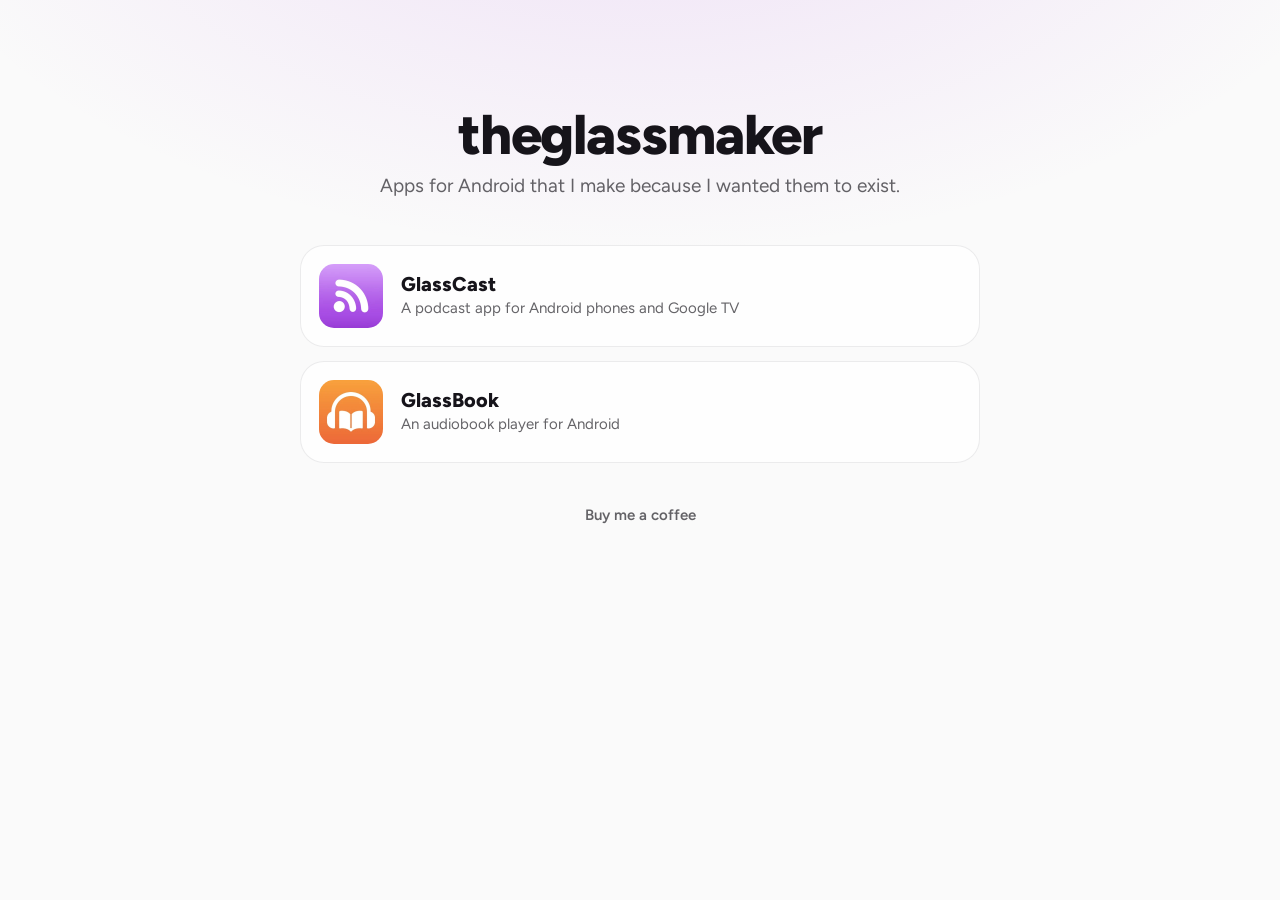
<file: index.html>
<!doctype html>
<html lang="en">
<head>
  <meta charset="utf-8">
  <meta name="viewport" content="width=device-width, initial-scale=1">
  <title>theglassmaker</title>
  <meta name="description" content="Apps for Android by theglassmaker.">
  <link rel="icon" href="/favicon.png">
  <link rel="preconnect" href="https://fonts.googleapis.com">
  <link rel="preconnect" href="https://fonts.gstatic.com" crossorigin>
  <link href="https://fonts.googleapis.com/css2?family=Figtree:wght@400;600;700;800&display=swap" rel="stylesheet">
  <link rel="stylesheet" href="/style.css">
</head>
<body>
  <main class="page">
    <div class="hero">
      <h1>theglassmaker</h1>
      <p class="lede">Apps for Android that I make because I wanted them to exist.</p>
    </div>

    <div class="apps">
      <a class="app" href="/glasscast/">
        <img src="/glasscast/icon.webp" alt="">
        <div>
          <div class="name">GlassCast</div>
          <div class="what">A podcast app for Android phones and Google TV</div>
        </div>
      </a>
      <a class="app" href="/glassbook/">
        <img src="/glassbook/icon.webp" alt="">
        <div>
          <div class="name">GlassBook</div>
          <div class="what">An audiobook player for Android</div>
        </div>
      </a>
    </div>

    <footer>
      <a href="https://buymeacoffee.com/theglassmaker">Buy me a coffee</a>
    </footer>
  </main>
</body>
</html>
</file>
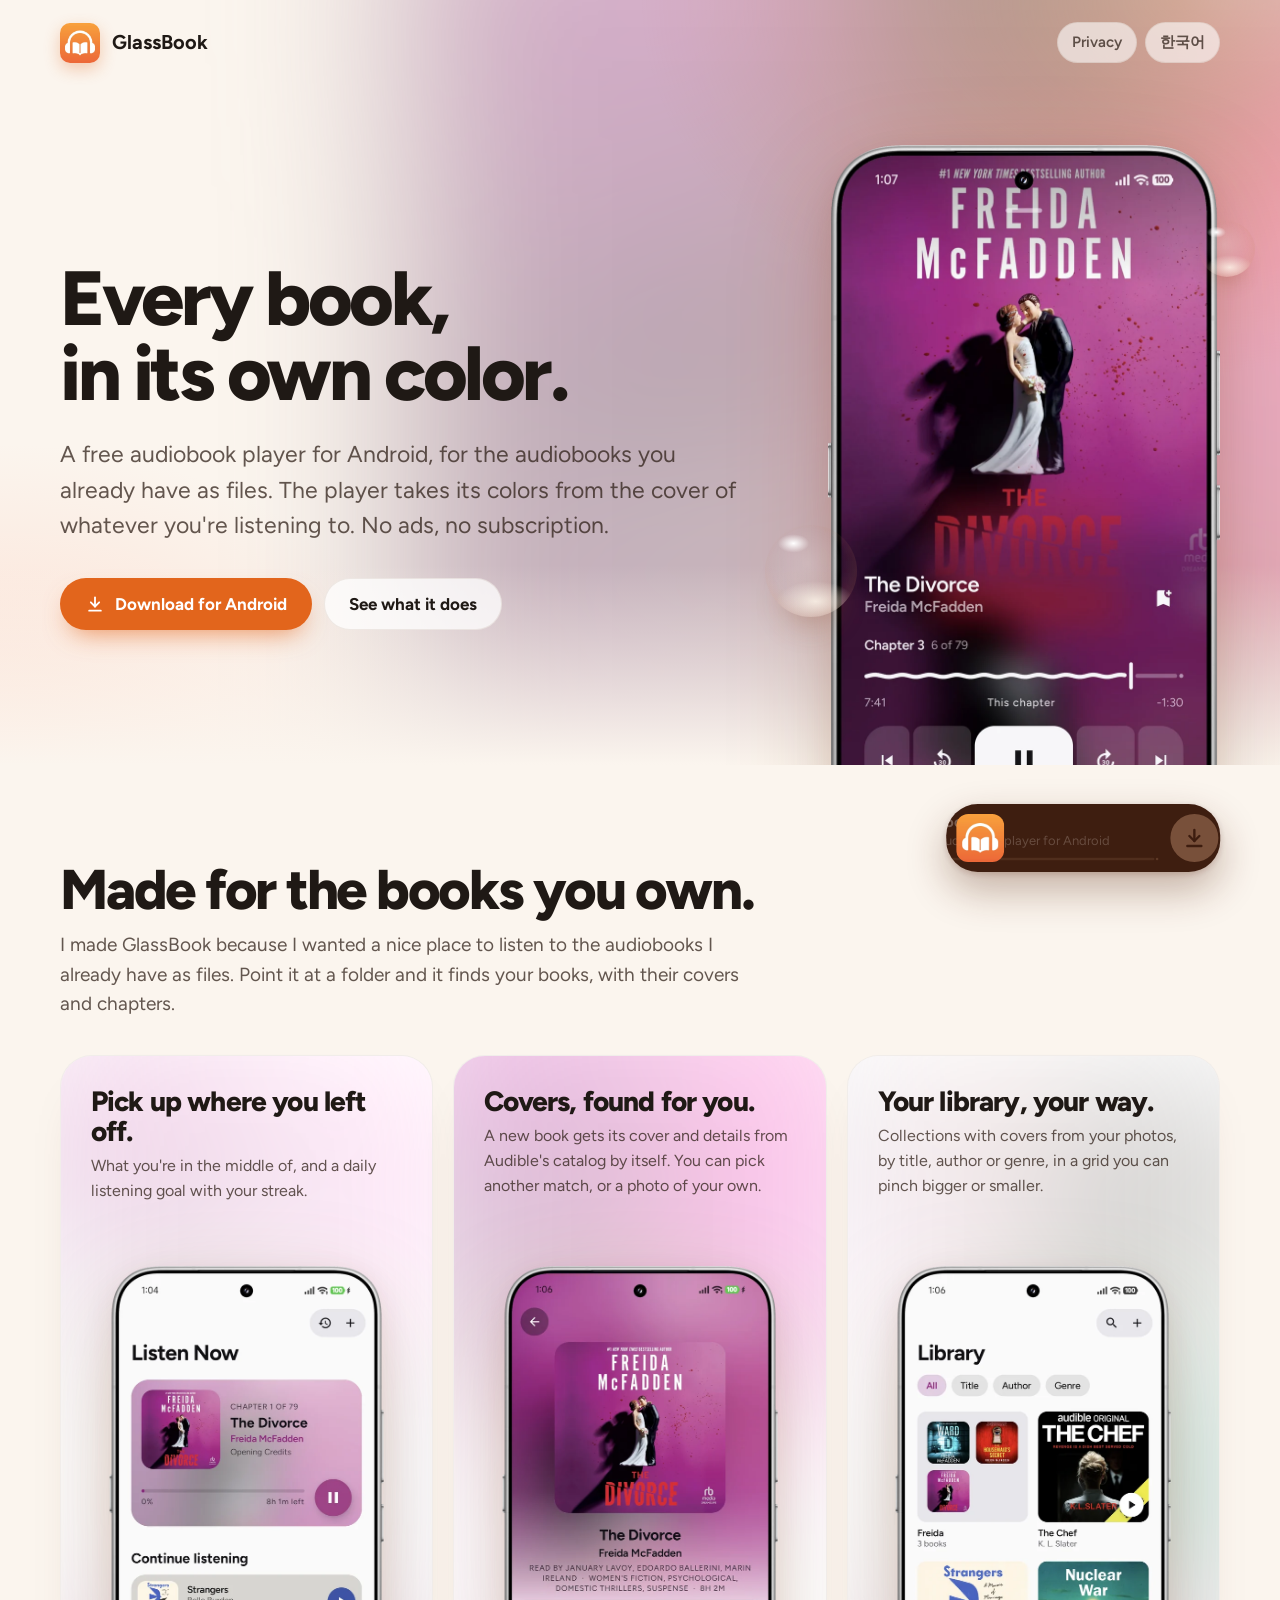
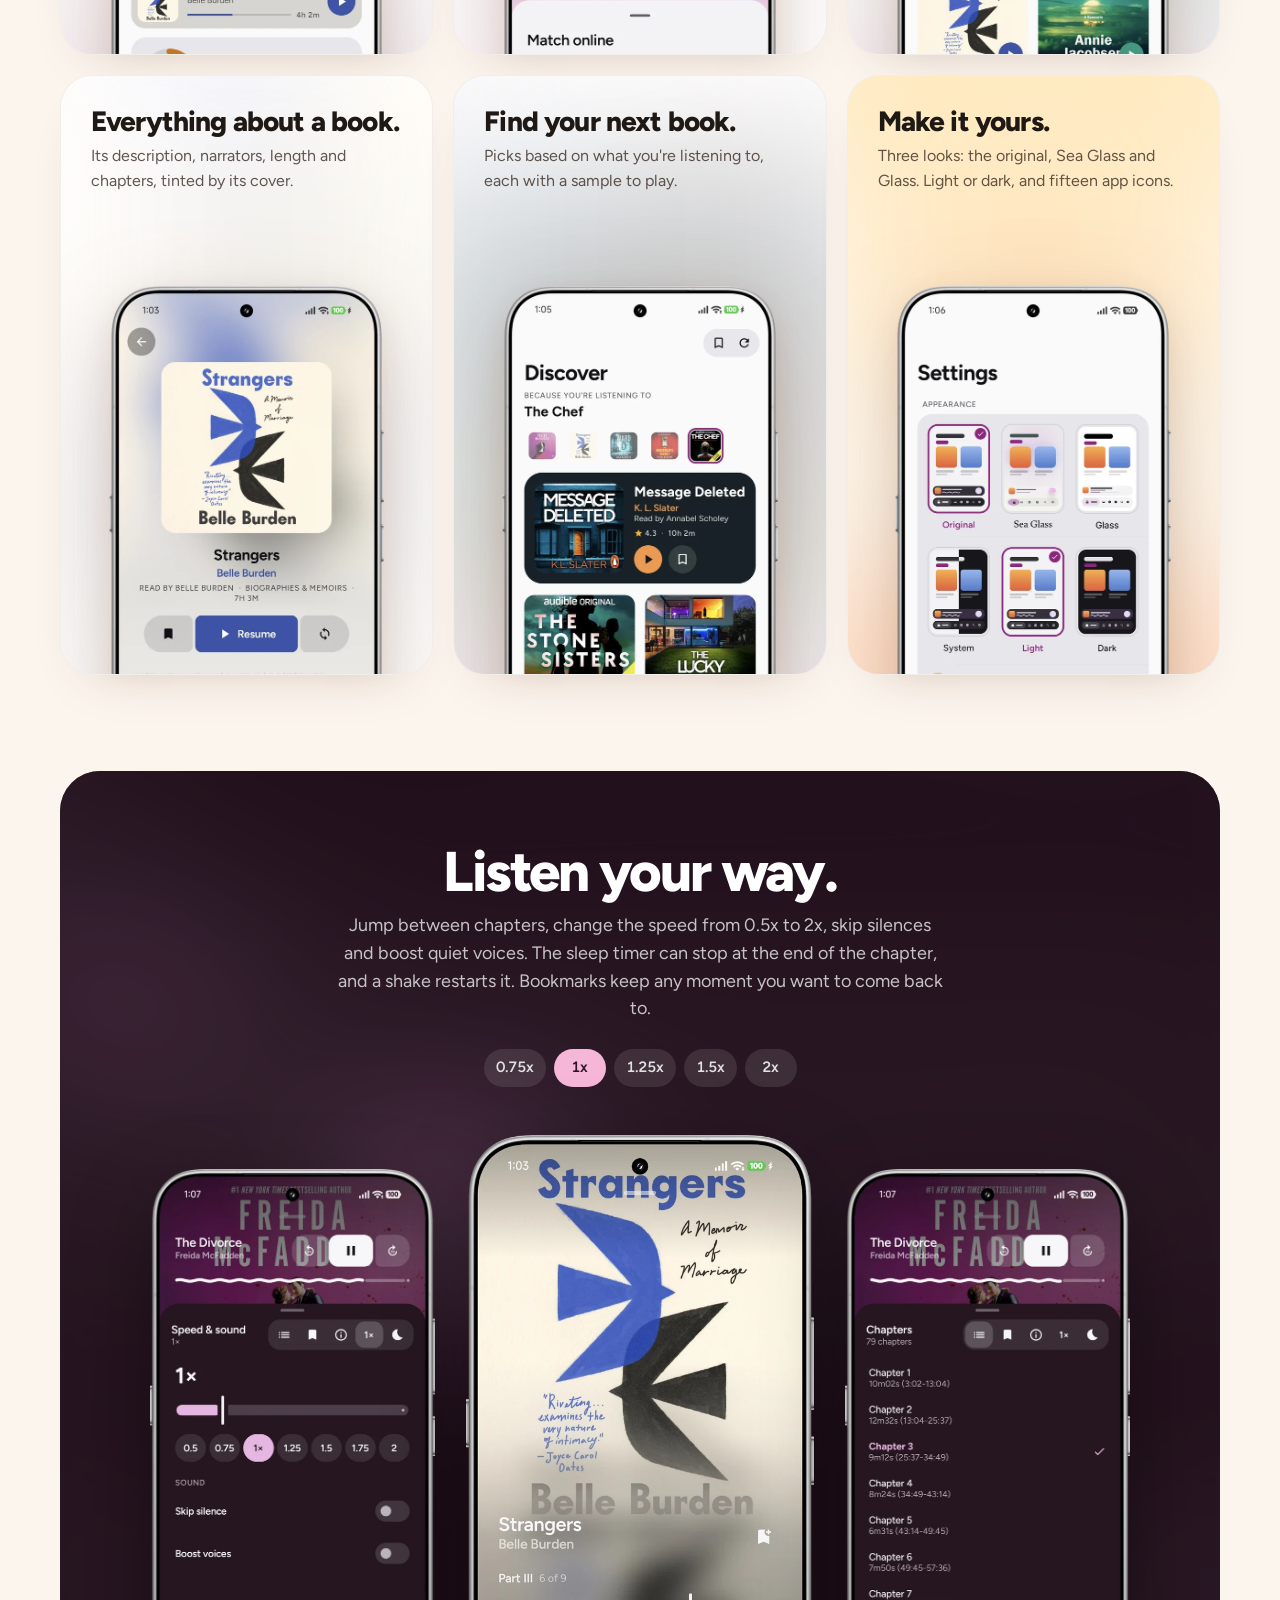
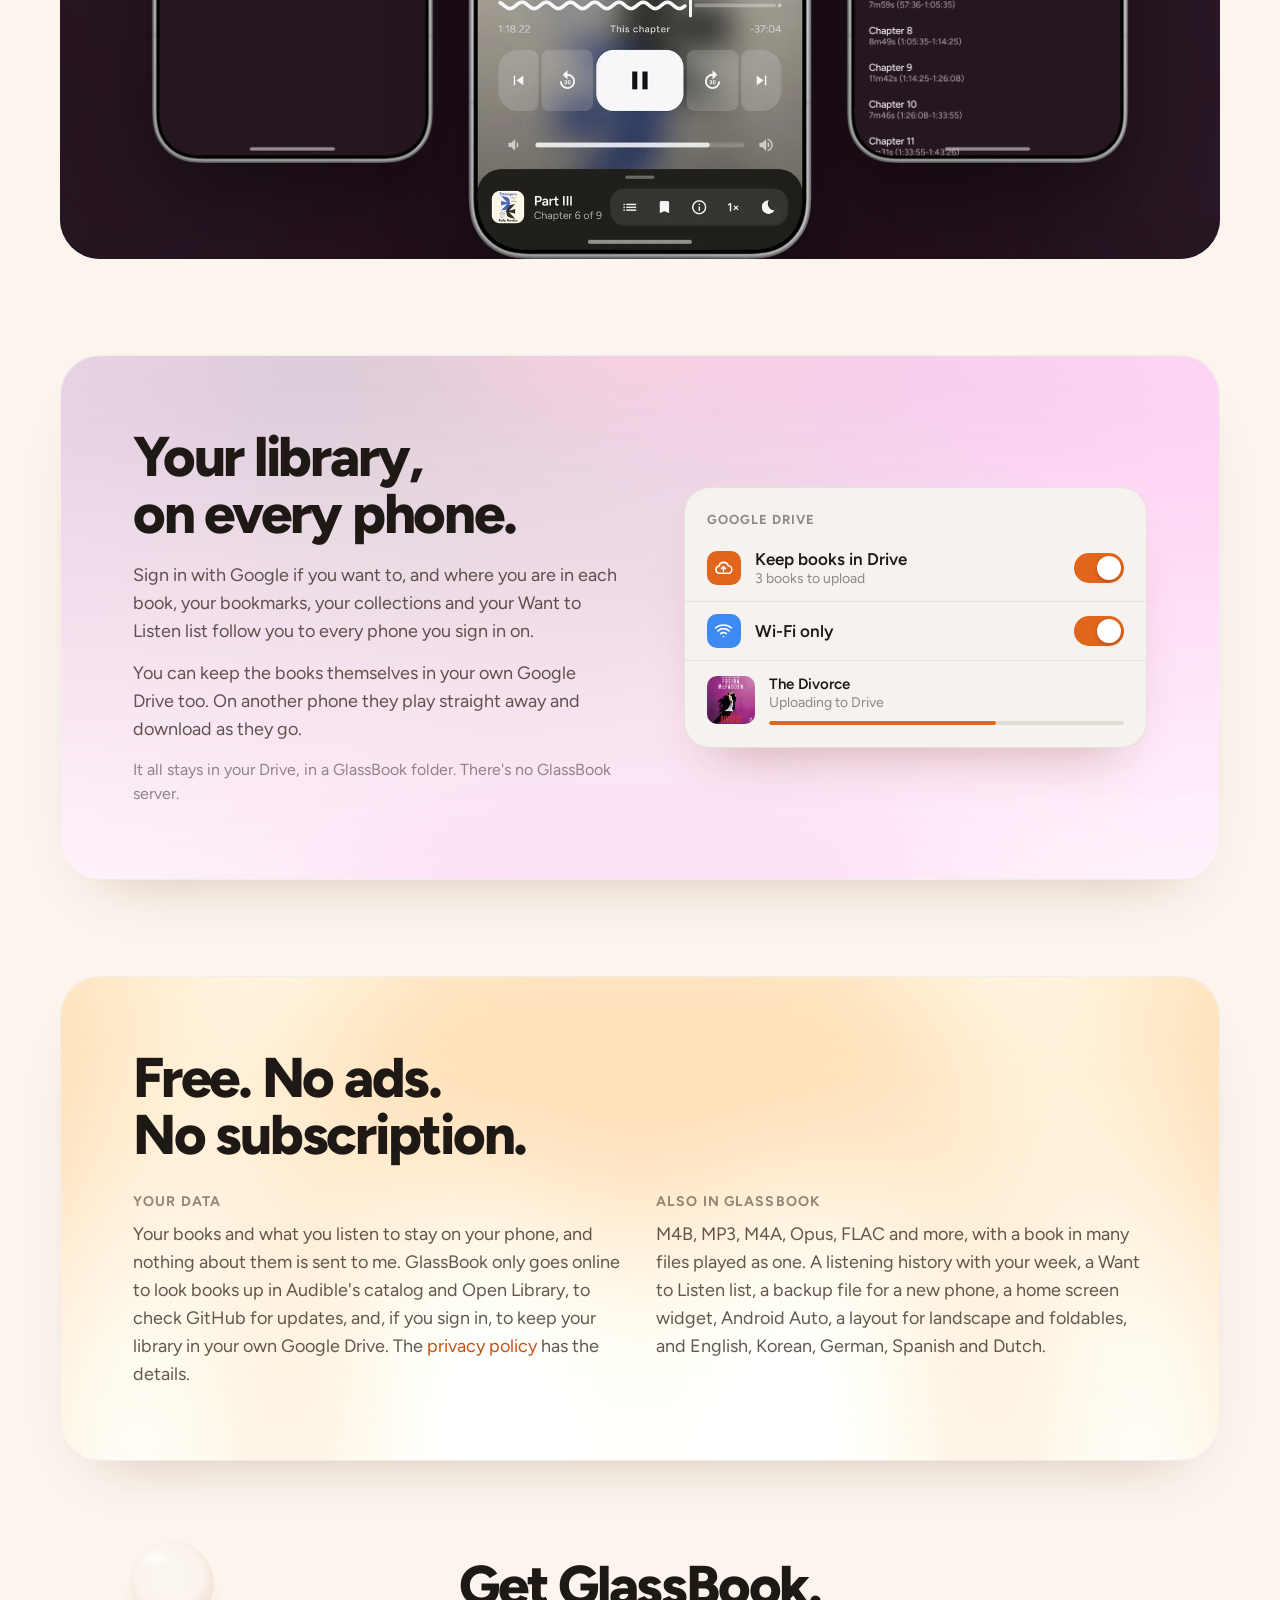
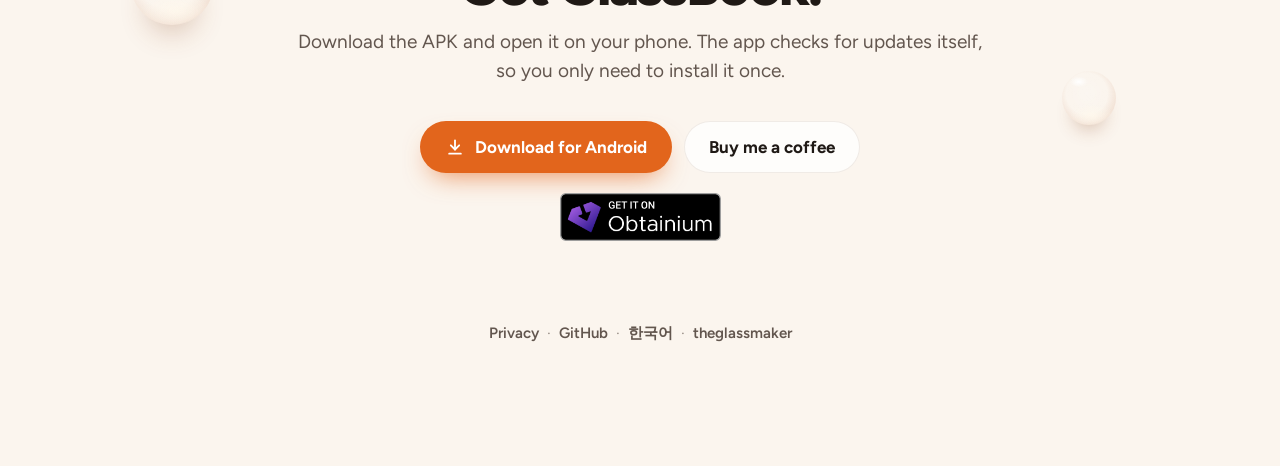
<file: glassbook/index.html>
<!doctype html>
<html lang="en">
<head>
  <meta charset="utf-8">
  <meta name="viewport" content="width=device-width, initial-scale=1">
  <title>GlassBook: every book, in its own color</title>
  <meta name="description" content="GlassBook is a free audiobook player for Android, for the audiobooks you already have as files. The player takes its colors from the cover. No ads, no subscription.">
  <meta name="theme-color" content="#fbf5ee">
  <link rel="icon" href="/glassbook/icon.webp">
  <link rel="alternate" hreflang="en" href="https://anixitea.github.io/glassbook/">
  <link rel="alternate" hreflang="ko" href="https://anixitea.github.io/glassbook/ko/">
  <meta property="og:type" content="website">
  <meta property="og:url" content="https://anixitea.github.io/glassbook/">
  <meta property="og:title" content="GlassBook: every book, in its own color">
  <meta property="og:description" content="A free audiobook player for Android. No ads, no subscription.">
  <meta property="og:image" content="https://anixitea.github.io/glassbook/og-en.jpg">
  <meta property="og:image:width" content="1200">
  <meta property="og:image:height" content="630">
  <meta name="twitter:card" content="summary_large_image">
  <link rel="preconnect" href="https://fonts.googleapis.com">
  <link rel="preconnect" href="https://fonts.gstatic.com" crossorigin>
  <link href="https://fonts.googleapis.com/css2?family=Figtree:wght@400;500;600;700;800&display=swap" rel="stylesheet">
  <link rel="stylesheet" href="/glassbook/campaign.css">
</head>
<body>
  <header class="hero">
    <img class="glow" src="/glassbook/shots/player.webp" alt="" aria-hidden="true">
    <div class="wrap">
      <div class="top">
        <a class="brand" href="/"><img src="/glassbook/icon.webp" alt="">GlassBook</a>
        <nav aria-label="Site">
          <a class="wide-only" href="/glassbook/privacy/">Privacy</a>
          <a href="/glassbook/ko/" lang="ko" hreflang="ko">한국어</a>
        </nav>
      </div>
      <div class="hero-grid">
        <div class="hero-copy">
          <h1>Every book,<br>in its own color.</h1>
          <p class="lede">A free audiobook player for Android, for the audiobooks you already have as files. The player takes its colors from the cover of whatever you're listening to. No ads, no subscription.</p>
          <div class="actions">
            <a class="button primary" href="https://github.com/anixitea/GlassBook-for-Android/releases/latest">
              <svg viewBox="0 0 24 24" fill="none" stroke="currentColor" stroke-width="2.2" stroke-linecap="round" stroke-linejoin="round" aria-hidden="true"><path d="M12 4v11"/><path d="m7 10 5 5 5-5"/><path d="M5 20h14"/></svg>
              Download for Android
            </a>
            <a class="button" href="#features">See what it does</a>
          </div>
        </div>
        <div class="hero-phone">
          <span class="bubble one" aria-hidden="true"></span>
          <span class="bubble two slow" aria-hidden="true"></span>
          <img class="phone" src="/glassbook/shots/player.webp" alt="GlassBook's player, colored by the cover of the book playing" width="800" height="1666">
        </div>
      </div>
    </div>
  </header>

  <main class="wrap">
    <section class="section" id="features">
      <h2>Made for the books you own.</h2>
      <p class="intro">I made GlassBook because I wanted a nice place to listen to the audiobooks I already have as files. Point it at a folder and it finds your books, with their covers and chapters.</p>
      <div class="cards">
        <article class="card">
          <img class="glow" src="/glassbook/shots/listen.webp" alt="" aria-hidden="true">
          <div class="text">
            <h3>Pick up where you left off.</h3>
            <p>What you're in the middle of, and a daily listening goal with your streak.</p>
          </div>
          <img class="phone" src="/glassbook/shots/listen.webp" alt="Listen Now, with the book you're in, Continue listening and today's goal" width="600" height="1249" loading="lazy">
        </article>
        <article class="card">
          <img class="glow" src="/glassbook/shots/match.webp" alt="" aria-hidden="true">
          <div class="text">
            <h3>Covers, found for you.</h3>
            <p>A new book gets its cover and details from Audible's catalog by itself. You can pick another match, or a photo of your own.</p>
          </div>
          <img class="phone" src="/glassbook/shots/match.webp" alt="Match online, with matches from Audible's catalog for a book" width="600" height="1249" loading="lazy">
        </article>
        <article class="card">
          <img class="glow" src="/glassbook/shots/library.webp" alt="" aria-hidden="true">
          <div class="text">
            <h3>Your library, your way.</h3>
            <p>Collections with covers from your photos, by title, author or genre, in a grid you can pinch bigger or smaller.</p>
          </div>
          <img class="phone" src="/glassbook/shots/library.webp" alt="The library, with a collection and books in a grid" width="600" height="1249" loading="lazy">
        </article>
        <article class="card">
          <img class="glow" src="/glassbook/shots/book2.webp" alt="" aria-hidden="true">
          <div class="text">
            <h3>Everything about a book.</h3>
            <p>Its description, narrators, length and chapters, tinted by its cover.</p>
          </div>
          <img class="phone" src="/glassbook/shots/book2.webp" alt="A book's page, tinted by its cover" width="600" height="1249" loading="lazy">
        </article>
        <article class="card">
          <img class="glow" src="/glassbook/shots/discover.webp" alt="" aria-hidden="true">
          <div class="text">
            <h3>Find your next book.</h3>
            <p>Picks based on what you're listening to, each with a sample to play.</p>
          </div>
          <img class="phone" src="/glassbook/shots/discover.webp" alt="Discover, with picks because you're listening to a book" width="600" height="1249" loading="lazy">
        </article>
        <article class="card">
          <img class="glow" src="/glassbook/icon.webp" alt="" aria-hidden="true">
          <div class="text">
            <h3>Make it yours.</h3>
            <p>Three looks: the original, Sea Glass and Glass. Light or dark, and fifteen app icons.</p>
          </div>
          <img class="phone" src="/glassbook/shots/settings.webp" alt="Settings, with the three looks in light and dark" width="600" height="1249" loading="lazy">
        </article>
      </div>
    </section>

    <section class="trio" id="listening">
      <img class="glow" src="/glassbook/shots/speed.webp" alt="" aria-hidden="true">
      <h2>Listen your way.</h2>
      <p>Jump between chapters, change the speed from 0.5x to 2x, skip silences and boost quiet voices. The sleep timer can stop at the end of the chapter, and a shake restarts it. Bookmarks keep any moment you want to come back to.</p>
      <div class="speeds" aria-hidden="true"><span>0.75x</span><span class="on">1x</span><span>1.25x</span><span>1.5x</span><span>2x</span></div>
      <div class="trio-phones">
        <img class="phone side" src="/glassbook/shots/speed.webp" alt="Speed and sound, with Skip silence and Boost voices" width="600" height="1249" loading="lazy">
        <img class="phone" src="/glassbook/shots/player2.webp" alt="The player, in the colors of the cover" width="600" height="1249" loading="lazy">
        <img class="phone side" src="/glassbook/shots/chapters.webp" alt="The list of a book's chapters" width="600" height="1249" loading="lazy">
      </div>
    </section>

    <section class="sync" id="google">
      <img class="glow" src="/glassbook/shots/book.webp" alt="" aria-hidden="true">
      <div>
        <h2>Your library,<br>on every phone.</h2>
        <p>Sign in with Google if you want to, and where you are in each book, your bookmarks, your collections and your Want to Listen list follow you to every phone you sign in on.</p>
        <p>You can keep the books themselves in your own Google Drive too. On another phone they play straight away and download as they go.</p>
        <p class="note">It all stays in your Drive, in a GlassBook folder. There's no GlassBook server.</p>
      </div>
      <div class="drive" aria-hidden="true">
        <div class="drive-label">GOOGLE DRIVE</div>
        <div class="drive-row">
          <span class="drive-icon"><svg viewBox="0 0 24 24" fill="none" stroke="currentColor" stroke-width="2" stroke-linecap="round" stroke-linejoin="round"><path d="M7 18a4.5 4.5 0 0 1-.6-8.96A6 6 0 0 1 18 8.5a4.75 4.75 0 0 1-.5 9.5z"/><path d="M12 15v-5"/><path d="m9.5 12 2.5-2.5 2.5 2.5"/></svg></span>
          <span class="drive-text"><strong>Keep books in Drive</strong><small>3 books to upload</small></span>
          <span class="drive-switch"></span>
        </div>
        <div class="drive-row">
          <span class="drive-icon blue"><svg viewBox="0 0 24 24" fill="none" stroke="currentColor" stroke-width="2" stroke-linecap="round" stroke-linejoin="round"><path d="M2 8.8a15 15 0 0 1 20 0"/><path d="M5 12.5a10 10 0 0 1 14 0"/><path d="M8.5 16a5 5 0 0 1 7 0"/><path d="M12 19.5h.01"/></svg></span>
          <span class="drive-text"><strong>Wi-Fi only</strong></span>
          <span class="drive-switch"></span>
        </div>
        <div class="drive-book">
          <img src="/glassbook/shots/cover.webp" alt="" width="48" height="48">
          <span class="drive-text"><strong>The Divorce</strong><small>Uploading to Drive</small><span class="drive-bar"><span></span></span></span>
        </div>
      </div>
    </section>

    <section class="free">
      <img class="glow" src="/glassbook/icon.webp" alt="" aria-hidden="true">
      <h2>Free. No ads.<br>No subscription.</h2>
      <div class="columns">
        <div>
          <h3>Your data</h3>
          <p>Your books and what you listen to stay on your phone, and nothing about them is sent to me. GlassBook only goes online to look books up in Audible's catalog and Open Library, to check GitHub for updates, and, if you sign in, to keep your library in your own Google Drive. The <a href="/glassbook/privacy/">privacy policy</a> has the details.</p>
        </div>
        <div>
          <h3>Also in GlassBook</h3>
          <p>M4B, MP3, M4A, Opus, FLAC and more, with a book in many files played as one. A listening history with your week, a Want to Listen list, a backup file for a new phone, a home screen widget, Android Auto, a layout for landscape and foldables, and English, Korean, German, Spanish and Dutch.</p>
        </div>
      </div>
    </section>

    <section class="install">
      <span class="bubble one" aria-hidden="true"></span>
      <span class="bubble two slow" aria-hidden="true"></span>
      <h2>Get GlassBook.</h2>
      <p class="intro">Download the APK and open it on your phone. The app checks for updates itself, so you only need to install it once.</p>
      <div class="actions">
        <a class="button primary" href="https://github.com/anixitea/GlassBook-for-Android/releases/latest">
          <svg viewBox="0 0 24 24" fill="none" stroke="currentColor" stroke-width="2.2" stroke-linecap="round" stroke-linejoin="round" aria-hidden="true"><path d="M12 4v11"/><path d="m7 10 5 5 5-5"/><path d="M5 20h14"/></svg>
          Download for Android
        </a>
        <a class="button" href="https://buymeacoffee.com/theglassmaker">Buy me a coffee</a>
      </div>
      <a class="store-badge" href="https://apps.obtainium.imranr.dev/redirect?r=obtainium://app/%7B%22id%22%3A%22com.glassbook.app%22%2C%22url%22%3A%22https%3A%2F%2Fgithub.com%2Fanixitea%2FGlassBook-for-Android%22%2C%22author%22%3A%22anixitea%22%2C%22name%22%3A%22GlassBook%22%7D"><img src="/glasscast/obtainium.png" alt="Get it on Obtainium" width="161" height="48"></a>
    </section>
  </main>

  <footer class="wrap">
    <a href="/glassbook/privacy/">Privacy</a><span class="dot">·</span><a href="https://github.com/anixitea/GlassBook-for-Android">GitHub</a><span class="dot">·</span><a href="/glassbook/ko/" lang="ko">한국어</a><span class="dot">·</span><a href="/">theglassmaker</a>
  </footer>

  <div class="mini" id="mini">
    <div class="mini-shadow" aria-hidden="true"></div>
    <div class="mini-bg" aria-hidden="true"></div>
    <a class="mini-card" href="https://github.com/anixitea/GlassBook-for-Android/releases/latest" aria-label="Download GlassBook for Android">
      <span class="mini-row">
        <span class="mini-text">
          <span class="mini-title latin">GlassBook</span>
          <span class="mini-sub">A free audiobook player for Android</span>
          <svg class="mini-wave" aria-hidden="true"><path class="played"/><line class="rest" y1="4" y2="4"/><circle class="dot" cy="4" r="1.3"/></svg>
        </span>
        <span class="mini-button" aria-hidden="true"><svg viewBox="0 0 24 24" fill="none" stroke="currentColor" stroke-width="2.4" stroke-linecap="round" stroke-linejoin="round"><path d="M12 4v11"/><path d="m7 10 5 5 5-5"/><path d="M5 20h14"/></svg></span>
      </span>
    </a>
    <img class="mini-art" src="/glassbook/icon.webp" alt="" width="48" height="48">
    <svg class="mini-ring" aria-hidden="true"><path class="track"/><path class="arc"/></svg>
    <button class="mini-bubble" type="button" aria-label="Show the download" hidden></button>
  </div>
  <script src="/glasscast/mini.js" defer></script>
</body>
</html>
</file>
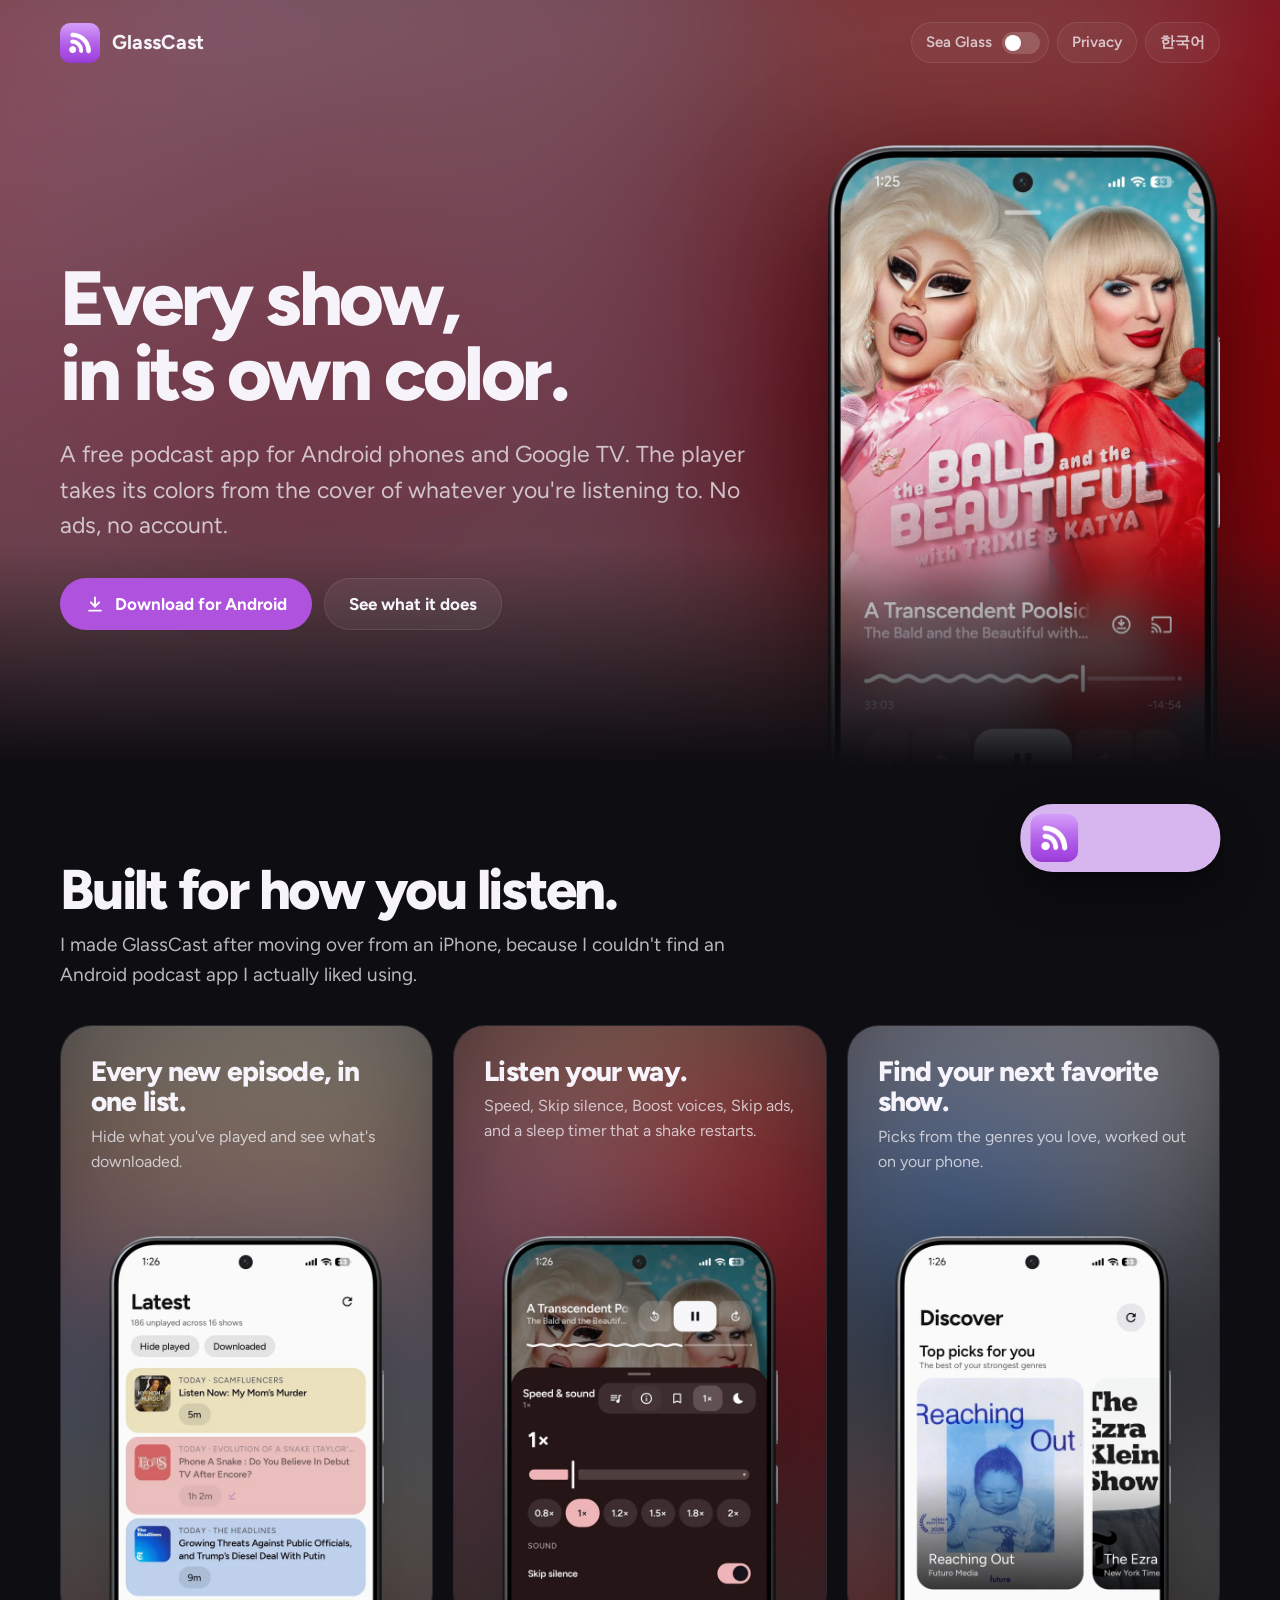
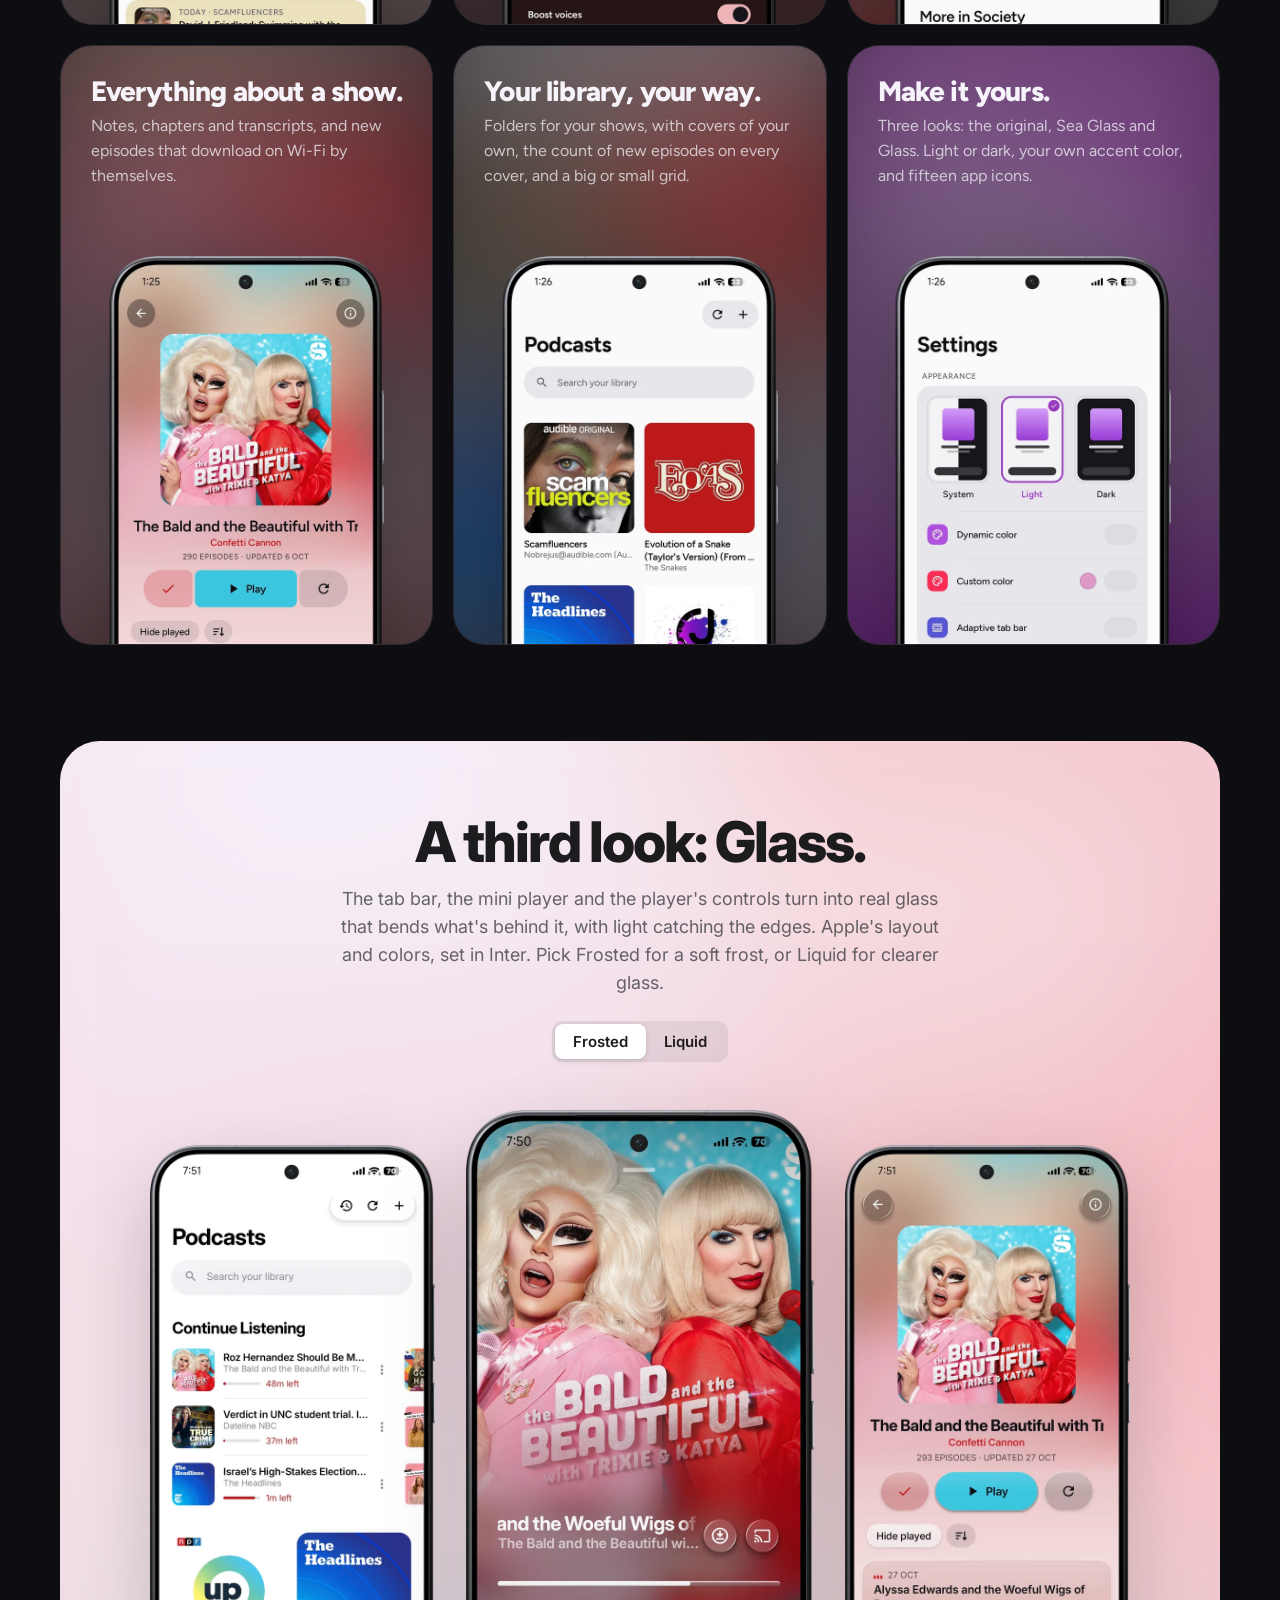
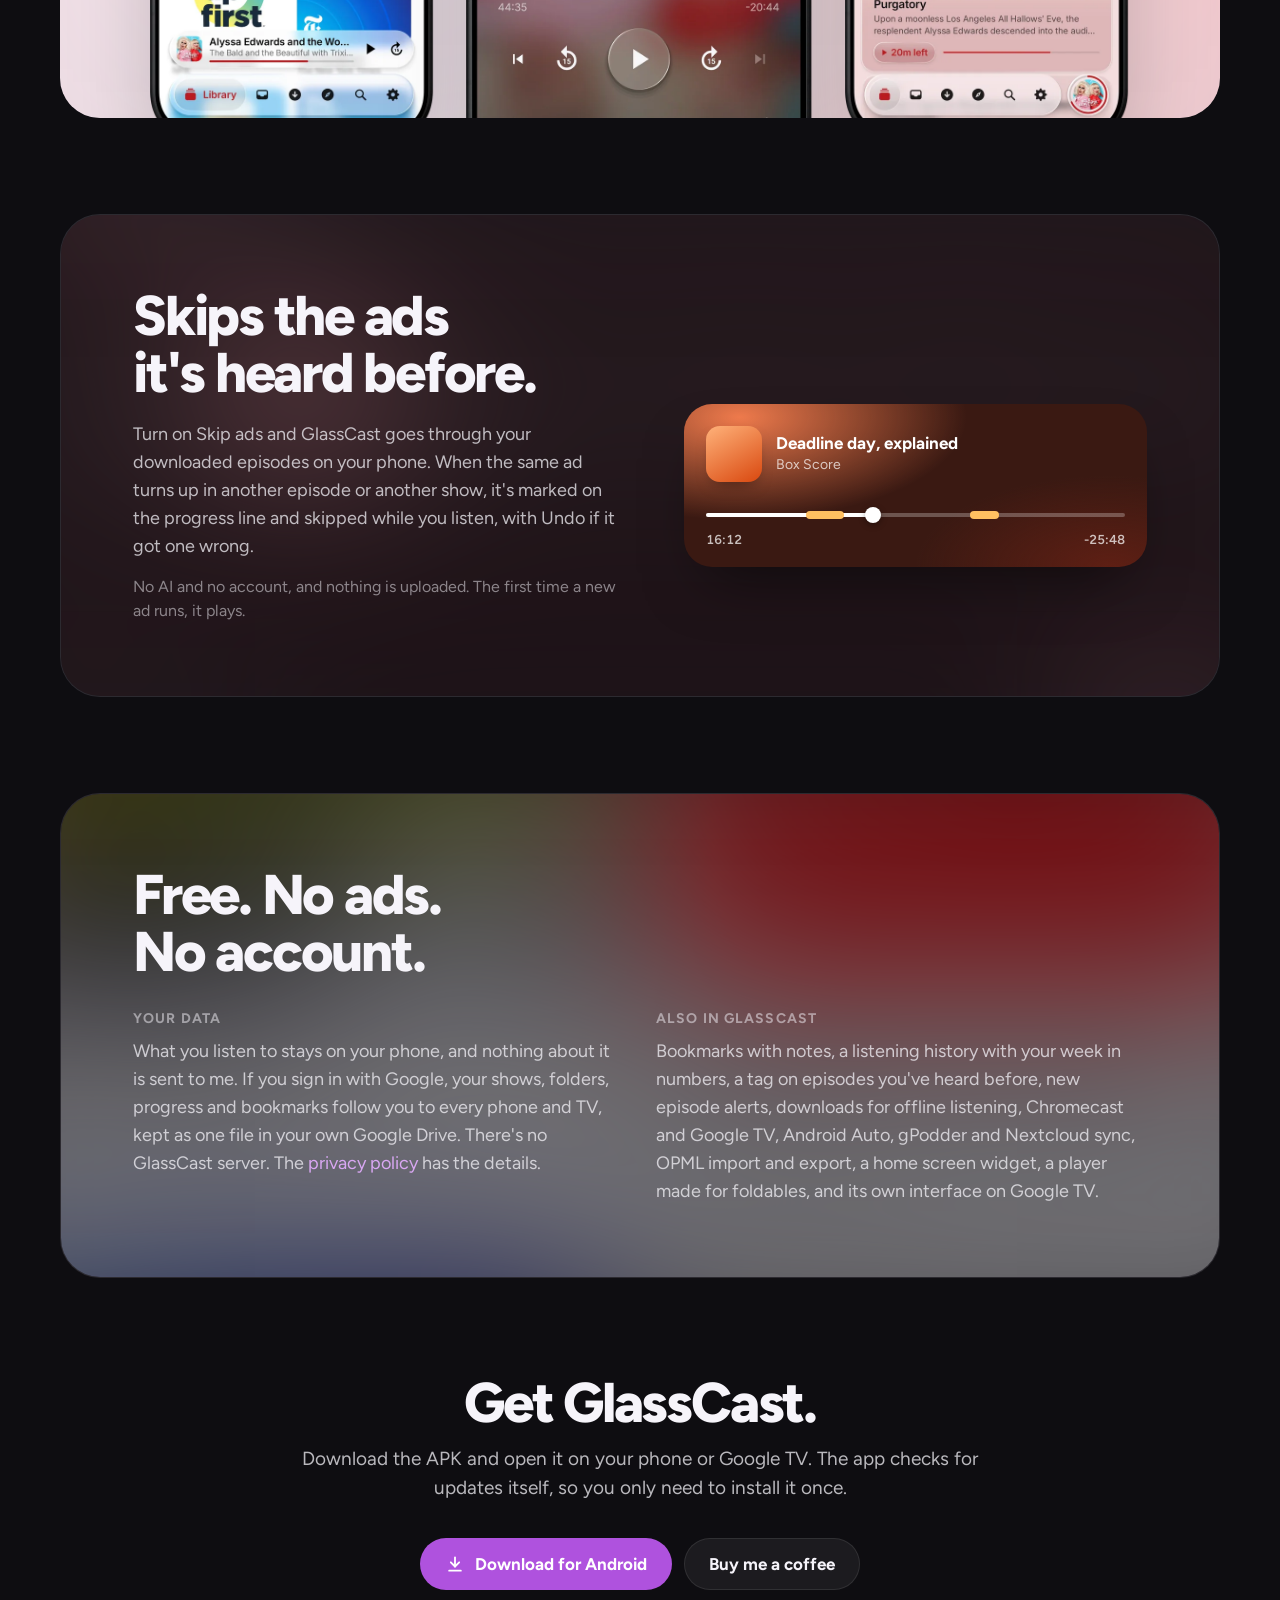
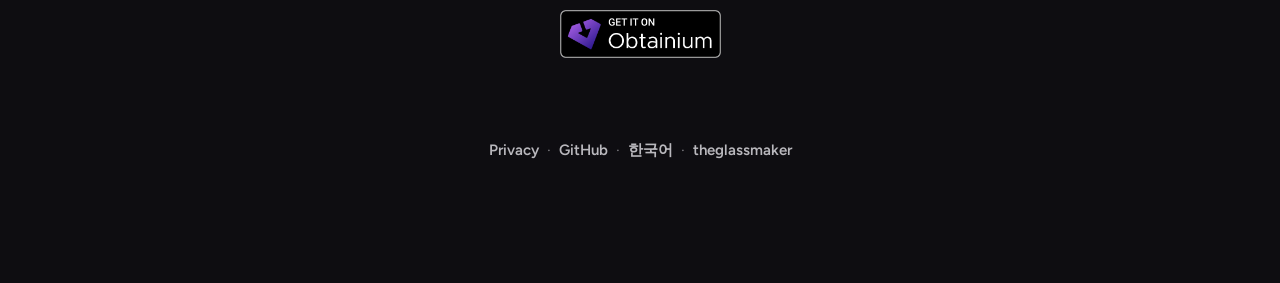
<file: glasscast/index.html>
<!doctype html>
<html lang="en">
<head>
  <meta charset="utf-8">
  <meta name="viewport" content="width=device-width, initial-scale=1">
  <title>GlassCast: every show, in its own color</title>
  <meta name="description" content="GlassCast is a free podcast app for Android phones and Google TV. The player takes its colors from the cover. No ads, no account.">
  <meta name="theme-color" content="#0e0d11">
  <link rel="icon" href="/favicon.png">
  <link rel="alternate" hreflang="en" href="https://anixitea.github.io/glasscast/">
  <link rel="alternate" hreflang="ko" href="https://anixitea.github.io/glasscast/ko/">
  <meta property="og:type" content="website">
  <meta property="og:url" content="https://anixitea.github.io/glasscast/">
  <meta property="og:title" content="GlassCast: every show, in its own color">
  <meta property="og:description" content="A free podcast app for Android. No ads, no account.">
  <meta property="og:image" content="https://anixitea.github.io/glasscast/og-en.jpg">
  <meta property="og:image:width" content="1200">
  <meta property="og:image:height" content="630">
  <meta name="twitter:card" content="summary_large_image">
  <link rel="preconnect" href="https://fonts.googleapis.com">
  <link rel="preconnect" href="https://fonts.gstatic.com" crossorigin>
  <link href="https://fonts.googleapis.com/css2?family=Figtree:wght@400;500;600;700;800&family=Inter:wght@400;600;800&display=swap" rel="stylesheet">
  <link rel="stylesheet" href="/glasscast/campaign.css">
  <link rel="stylesheet" href="/glasscast/sea.css">
  <script>
    // The look picked on an earlier visit (or ?look=sea in the address), set
    // before the first paint so the page doesn't flash dark first. sea.js does
    // the rest.
    (function () {
      var page = document.documentElement, asked = /[?&]look=(sea|original)\b/.exec(location.search), sea = false;
      try {
        if (asked) localStorage.setItem("glasscast-look", asked[1]);
        sea = (asked ? asked[1] : localStorage.getItem("glasscast-look")) === "sea";
      } catch (e) {
        sea = !!asked && asked[1] === "sea";
      }
      if (!sea) return;
      page.dataset.look = "sea";
      var font = document.createElement("link");
      font.rel = "stylesheet";
      font.href = "https://fonts.googleapis.com/css2?family=Newsreader:opsz,wght@6..72,400;6..72,500&display=swap";
      font.setAttribute("data-sea-font", "");
      document.head.appendChild(font);
    })();
  </script>
</head>
<body>
  <header class="hero">
    <img class="glow" src="/glasscast/shots/player.webp" data-sea="/glasscast/shots/sea/player.webp" alt="" aria-hidden="true">
    <div class="wrap">
      <div class="top">
        <a class="brand" href="/"><img src="/glasscast/icon.webp" alt="">GlassCast</a>
        <nav aria-label="Site">
          <button class="look-switch" type="button" role="switch" aria-checked="false"><span>Sea Glass</span><span class="look-track" aria-hidden="true"><span class="look-bead"></span></span></button>
          <a class="wide-only" href="/glasscast/privacy/">Privacy</a>
          <a href="/glasscast/ko/" lang="ko" hreflang="ko">한국어</a>
        </nav>
      </div>
      <div class="hero-grid">
        <div class="hero-copy">
          <h1>Every show,<br>in its own color.</h1>
          <p class="lede">A free podcast app for Android phones and Google TV. The player takes its colors from the cover of whatever you're listening to. No ads, no account.</p>
          <div class="actions">
            <a class="button primary" href="https://github.com/anixitea/GlassCast-for-Android/releases/latest">
              <svg viewBox="0 0 24 24" fill="none" stroke="currentColor" stroke-width="2.2" stroke-linecap="round" stroke-linejoin="round" aria-hidden="true"><path d="M12 4v11"/><path d="m7 10 5 5 5-5"/><path d="M5 20h14"/></svg>
              Download for Android
            </a>
            <a class="button" href="#features">See what it does</a>
          </div>
        </div>
        <div class="hero-phone">
          <img class="pebble lilac" src="/glasscast/pebbles/lilac.webp" alt="" aria-hidden="true" width="148" height="150" loading="lazy">
          <img class="pebble mint" src="/glasscast/pebbles/mint.webp" alt="" aria-hidden="true" width="104" height="114" loading="lazy">
          <img class="phone" src="/glasscast/shots/player.webp" data-sea="/glasscast/shots/sea/player.webp" alt="GlassCast's player, colored by the cover of the episode playing" width="800" height="1670">
        </div>
      </div>
    </div>
  </header>

  <main class="wrap">
    <section class="section" id="features">
      <h2>Built for how you listen.</h2>
      <p class="intro">I made GlassCast after moving over from an iPhone, because I couldn't find an Android podcast app I actually liked using.</p>
      <div class="cards">
        <article class="card">
          <img class="glow" src="/glasscast/shots/latest.webp" data-sea="/glasscast/shots/sea/latest.webp" alt="" aria-hidden="true">
          <div class="text">
            <h3>Every new episode, in one list.</h3>
            <p>Hide what you've played and see what's downloaded.</p>
          </div>
          <img class="phone" src="/glasscast/shots/latest.webp" data-sea="/glasscast/shots/sea/latest.webp" alt="The Latest tab, with new episodes from every show you follow" width="600" height="1252" loading="lazy">
        </article>
        <article class="card">
          <img class="glow" src="/glasscast/shots/player.webp" data-sea="/glasscast/shots/sea/player.webp" alt="" aria-hidden="true">
          <div class="text">
            <h3>Listen your way.</h3>
            <p>Speed, Skip silence, Boost voices, Skip ads, and a sleep timer that a shake restarts.</p>
          </div>
          <img class="phone" src="/glasscast/shots/speed.webp" data-sea="/glasscast/shots/sea/speed.webp" alt="The Speed and sound panel with Skip silence and Boost voices" width="600" height="1252" loading="lazy">
        </article>
        <article class="card">
          <img class="glow" src="/glasscast/shots/discover.webp" data-sea="/glasscast/shots/sea/discover.webp" alt="" aria-hidden="true">
          <div class="text">
            <h3>Find your next favorite show.</h3>
            <p>Picks from the genres you love, worked out on your phone.</p>
          </div>
          <img class="phone" src="/glasscast/shots/discover.webp" data-sea="/glasscast/shots/sea/discover.webp" alt="The Discover tab with picks from your favorite genres" width="600" height="1252" loading="lazy">
        </article>
        <article class="card">
          <img class="glow" src="/glasscast/shots/show.webp" data-sea="/glasscast/shots/sea/show.webp" alt="" aria-hidden="true">
          <div class="text">
            <h3>Everything about a show.</h3>
            <p>Notes, chapters and transcripts, and new episodes that download on Wi-Fi by themselves.</p>
          </div>
          <img class="phone" src="/glasscast/shots/show.webp" data-sea="/glasscast/shots/sea/show.webp" alt="A show's page, tinted by its cover" width="600" height="1252" loading="lazy">
        </article>
        <article class="card">
          <img class="glow" src="/glasscast/shots/library.webp" data-sea="/glasscast/shots/sea/library.webp" alt="" aria-hidden="true">
          <div class="text">
            <h3>Your library, your way.</h3>
            <p>Folders for your shows, with covers of your own, the count of new episodes on every cover, and a big or small grid.</p>
          </div>
          <img class="phone" src="/glasscast/shots/library.webp" data-sea="/glasscast/shots/sea/library.webp" alt="The library of shows you follow" width="600" height="1252" loading="lazy">
        </article>
        <article class="card">
          <img class="glow" src="/glasscast/icon.webp" alt="" aria-hidden="true">
          <div class="text">
            <h3>Make it yours.</h3>
            <p>Three looks: the original, Sea Glass and Glass. Light or dark, your own accent color, and fifteen app icons.</p>
          </div>
          <img class="phone" src="/glasscast/shots/settings.webp" data-sea="/glasscast/shots/sea/settings.webp" alt="Settings, with light and dark themes and a custom color" data-sea-alt="Settings, with the original and Sea Glass looks" width="600" height="1252" loading="lazy">
        </article>
      </div>
    </section>

    <section class="glass-look" id="glass">
      <img class="glow" src="/glasscast/shots/glass/player.webp" alt="" aria-hidden="true">
      <h2>A third look: Glass.</h2>
      <p>The tab bar, the mini player and the player's controls turn into real glass that bends what's behind it, with light catching the edges. Apple's layout and colors, set in Inter. Pick Frosted for a soft frost, or Liquid for clearer glass.</p>
      <div class="glass-finish" aria-hidden="true"><span>Frosted</span><span>Liquid</span></div>
      <div class="glass-phones">
        <img class="phone side" src="/glasscast/shots/glass/library.webp" alt="Library in the Glass look, with Continue Listening and a glass tab bar" width="600" height="1252" loading="lazy">
        <img class="phone" src="/glasscast/shots/glass/player.webp" alt="The player in the Glass look, with glass controls over the cover" width="800" height="1670" loading="lazy">
        <img class="phone side" src="/glasscast/shots/glass/show.webp" alt="A show's page in the Glass look" width="600" height="1252" loading="lazy">
      </div>
    </section>

    <section class="skip" id="skip-ads">
      <img class="glow" src="/glasscast/shots/speed.webp" data-sea="/glasscast/shots/sea/speed.webp" alt="" aria-hidden="true">
      <div>
        <h2>Skips the ads<br>it's heard before.</h2>
        <p>Turn on Skip ads and GlassCast goes through your downloaded episodes on your phone. When the same ad turns up in another episode or another show, it's marked on the progress line and skipped while you listen, with Undo if it got one wrong.</p>
        <p class="note">No AI and no account, and nothing is uploaded. The first time a new ad runs, it plays.</p>
      </div>
      <div class="skip-demo" aria-hidden="true">
        <div class="skip-toast"><svg viewBox="0 0 24 24" fill="currentColor" aria-hidden="true"><path d="M4 6.6v10.8c0 .8.9 1.3 1.6.8l7.2-5.4c.5-.4.5-1.2 0-1.6L5.6 5.8C4.9 5.3 4 5.8 4 6.6z"/><path d="M12 6.6v10.8c0 .8.9 1.3 1.6.8l7.2-5.4c.5-.4.5-1.2 0-1.6l-7.2-5.4c-.7-.5-1.6 0-1.6.8z"/></svg><span>Ad skipped</span><b>Undo</b></div>
        <div class="skip-player">
          <div class="skip-head"><span class="skip-cover"></span><span><strong>Deadline day, explained</strong><small>Box Score</small></span></div>
          <div class="skip-line">
            <span class="skip-played"></span>
            <span class="skip-ad" style="left: 24%; width: 9%"></span>
            <span class="skip-ad" style="left: 63%; width: 7%"></span>
            <span class="skip-dot"></span>
          </div>
          <div class="skip-times"><span>16:12</span><span>-25:48</span></div>
        </div>
      </div>
    </section>

    <section class="free">
      <img class="pebble amber" src="/glasscast/pebbles/amber.webp" alt="" aria-hidden="true" width="110" height="120" loading="lazy">
      <img class="glow" src="/glasscast/shots/library.webp" data-sea="/glasscast/shots/sea/library.webp" alt="" aria-hidden="true">
      <h2>Free. No ads.<br>No account.</h2>
      <div class="columns">
        <div>
          <h3>Your data</h3>
          <p>What you listen to stays on your phone, and nothing about it is sent to me. If you sign in with Google, your shows, folders, progress and bookmarks follow you to every phone and TV, kept as one file in your own Google Drive. There's no GlassCast server. The <a href="/glasscast/privacy/">privacy policy</a> has the details.</p>
        </div>
        <div>
          <h3>Also in GlassCast</h3>
          <p>Bookmarks with notes, a listening history with your week in numbers, a tag on episodes you've heard before, new episode alerts, downloads for offline listening, Chromecast and Google TV, Android Auto, gPodder and Nextcloud sync, OPML import and export, a home screen widget, a player made for foldables, and its own interface on Google TV.</p>
        </div>
      </div>
    </section>

    <section class="install">
      <img class="pebble lagoon" src="/glasscast/pebbles/lagoon.webp" alt="" aria-hidden="true" width="126" height="132" loading="lazy">
      <img class="pebble rose" src="/glasscast/pebbles/rose.webp" alt="" aria-hidden="true" width="118" height="126" loading="lazy">
      <h2>Get GlassCast.</h2>
      <p class="intro">Download the APK and open it on your phone or Google TV. The app checks for updates itself, so you only need to install it once.</p>
      <div class="actions">
        <a class="button primary" href="https://github.com/anixitea/GlassCast-for-Android/releases/latest">
          <svg viewBox="0 0 24 24" fill="none" stroke="currentColor" stroke-width="2.2" stroke-linecap="round" stroke-linejoin="round" aria-hidden="true"><path d="M12 4v11"/><path d="m7 10 5 5 5-5"/><path d="M5 20h14"/></svg>
          Download for Android
        </a>
        <a class="button" href="https://buymeacoffee.com/theglassmaker">Buy me a coffee</a>
      </div>
      <a class="store-badge" href="https://apps.obtainium.imranr.dev/redirect?r=obtainium://app/%7B%22id%22%3A%22com.glasscast.app%22%2C%22url%22%3A%22https%3A%2F%2Fgithub.com%2Fanixitea%2FGlassCast-for-Android%22%2C%22author%22%3A%22anixitea%22%2C%22name%22%3A%22GlassCast%22%7D"><img src="/glasscast/obtainium.png" alt="Get it on Obtainium" width="161" height="48"></a>
    </section>
  </main>

  <footer class="wrap">
    <a href="/glasscast/privacy/">Privacy</a><span class="dot">·</span><a href="https://github.com/anixitea/GlassCast-for-Android">GitHub</a><span class="dot">·</span><a href="/glasscast/ko/" lang="ko">한국어</a><span class="dot">·</span><a href="/">theglassmaker</a>
  </footer>

  <div class="mini" id="mini">
    <div class="mini-shadow" aria-hidden="true"></div>
    <div class="mini-bg" aria-hidden="true"></div>
    <a class="mini-card" href="https://github.com/anixitea/GlassCast-for-Android/releases/latest" aria-label="Download GlassCast for Android">
      <span class="mini-row">
        <span class="mini-text">
          <span class="mini-title latin">GlassCast</span>
          <span class="mini-sub">A free podcast app for Android</span>
          <svg class="mini-wave" aria-hidden="true"><path class="played"/><line class="rest" y1="4" y2="4"/><circle class="dot" cy="4" r="1.3"/></svg>
        </span>
        <span class="mini-button" aria-hidden="true"><svg viewBox="0 0 24 24" fill="none" stroke="currentColor" stroke-width="2.4" stroke-linecap="round" stroke-linejoin="round"><path d="M12 4v11"/><path d="m7 10 5 5 5-5"/><path d="M5 20h14"/></svg></span>
      </span>
    </a>
    <img class="mini-art" src="/glasscast/icon.webp" alt="" width="48" height="48">
    <svg class="mini-ring" aria-hidden="true"><path class="track"/><path class="arc"/></svg>
    <button class="mini-bubble" type="button" aria-label="Show the download" hidden></button>
  </div>
  <script src="/glasscast/sea.js" defer></script>
  <script src="/glasscast/mini.js" defer></script>
</body>
</html>
</file>
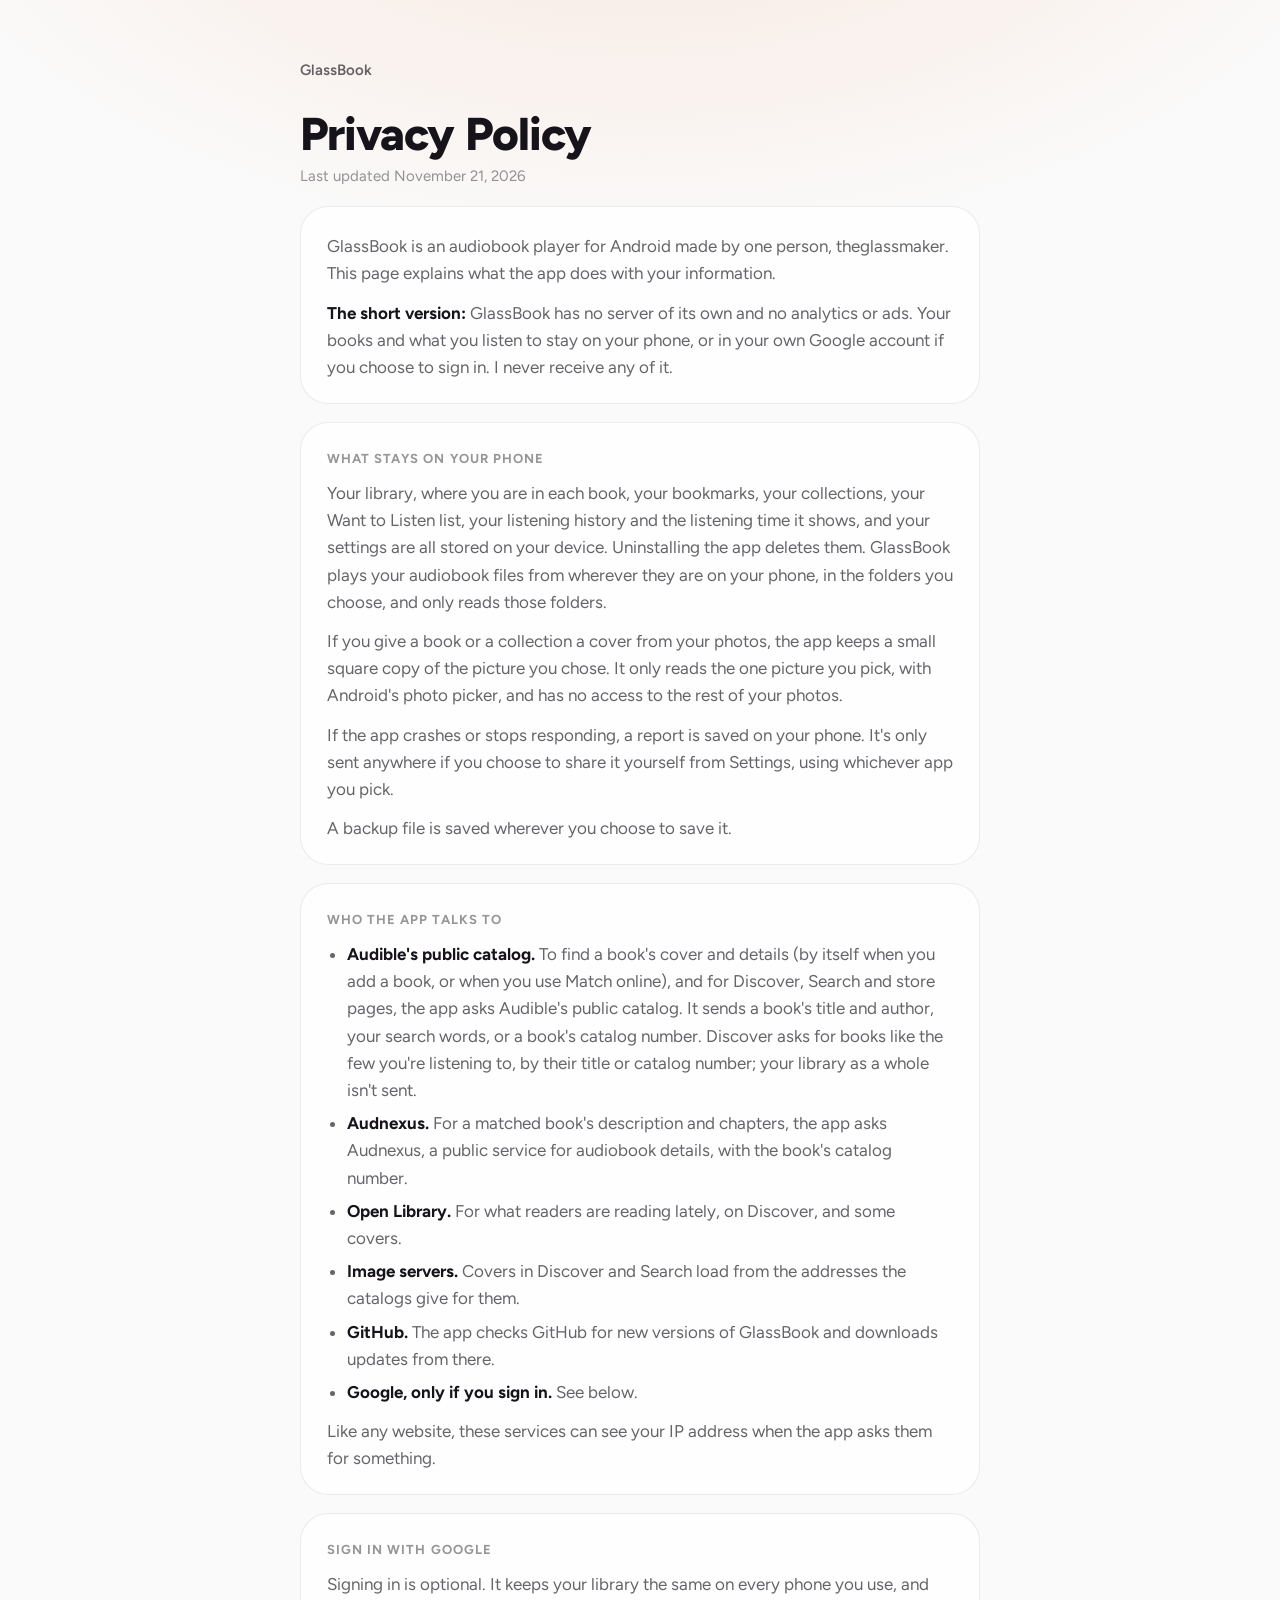
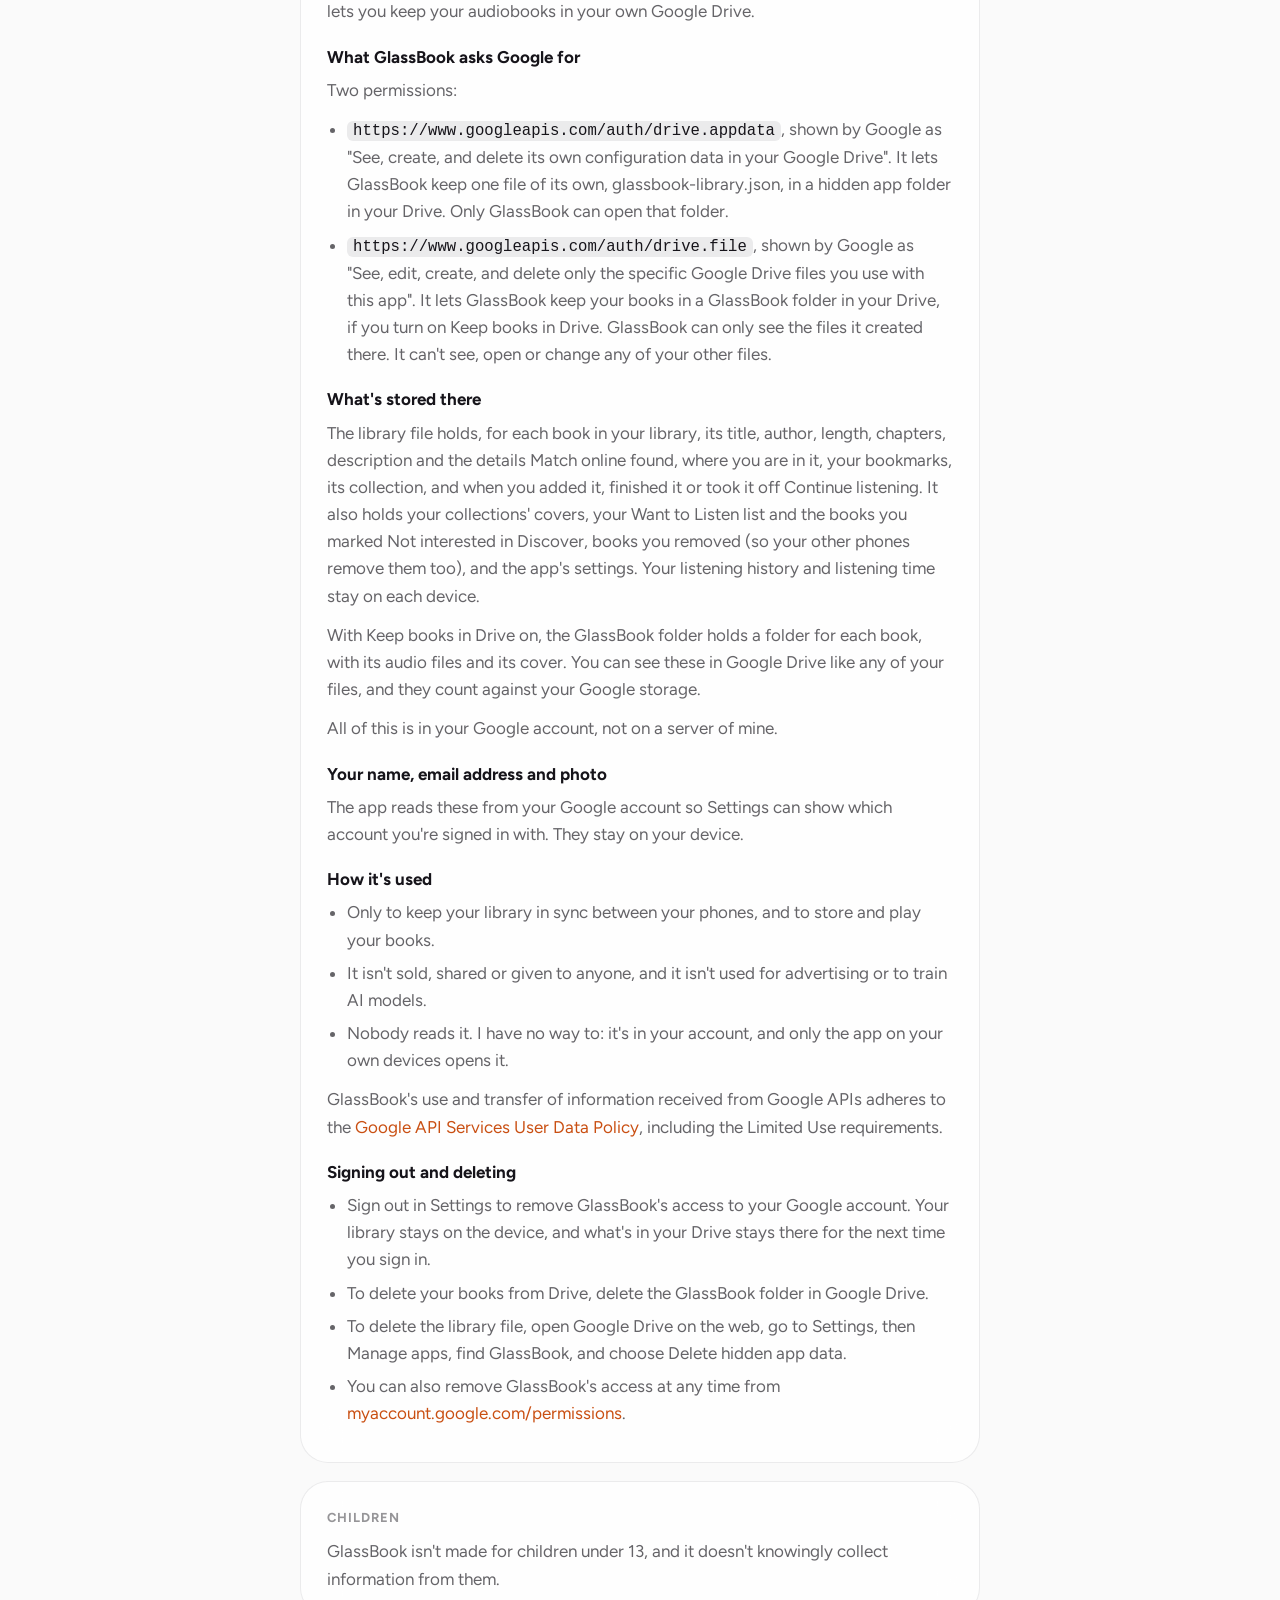
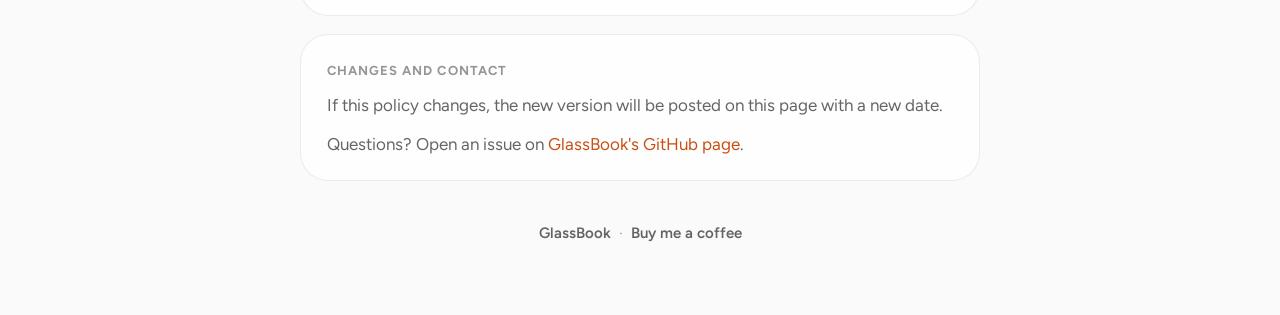
<file: glassbook/privacy/index.html>
<!doctype html>
<html lang="en">
<head>
  <meta charset="utf-8">
  <meta name="viewport" content="width=device-width, initial-scale=1">
  <title>GlassBook Privacy Policy</title>
  <meta name="description" content="How GlassBook handles your information.">
  <link rel="icon" href="/favicon.png">
  <link rel="preconnect" href="https://fonts.googleapis.com">
  <link rel="preconnect" href="https://fonts.gstatic.com" crossorigin>
  <link href="https://fonts.googleapis.com/css2?family=Figtree:wght@400;600;700;800&display=swap" rel="stylesheet">
  <link rel="stylesheet" href="/style.css">
  <link rel="stylesheet" href="/glassbook/glassbook.css">
</head>
<body>
  <main class="page policy">
    <a class="back" href="/glassbook/">GlassBook</a>

    <h1>Privacy Policy</h1>
    <p class="updated">Last updated November 21, 2026</p>

    <section class="panel">
      <p>GlassBook is an audiobook player for Android made by one person, theglassmaker. This page explains what the app does with your information.</p>
      <p><strong>The short version:</strong> GlassBook has no server of its own and no analytics or ads. Your books and what you listen to stay on your phone, or in your own Google account if you choose to sign in. I never receive any of it.</p>
    </section>

    <section class="panel">
      <h2>What stays on your phone</h2>
      <p>Your library, where you are in each book, your bookmarks, your collections, your Want to Listen list, your listening history and the listening time it shows, and your settings are all stored on your device. Uninstalling the app deletes them. GlassBook plays your audiobook files from wherever they are on your phone, in the folders you choose, and only reads those folders.</p>
      <p>If you give a book or a collection a cover from your photos, the app keeps a small square copy of the picture you chose. It only reads the one picture you pick, with Android's photo picker, and has no access to the rest of your photos.</p>
      <p>If the app crashes or stops responding, a report is saved on your phone. It's only sent anywhere if you choose to share it yourself from Settings, using whichever app you pick.</p>
      <p>A backup file is saved wherever you choose to save it.</p>
    </section>

    <section class="panel">
      <h2>Who the app talks to</h2>
      <ul>
        <li><strong>Audible's public catalog.</strong> To find a book's cover and details (by itself when you add a book, or when you use Match online), and for Discover, Search and store pages, the app asks Audible's public catalog. It sends a book's title and author, your search words, or a book's catalog number. Discover asks for books like the few you're listening to, by their title or catalog number; your library as a whole isn't sent.</li>
        <li><strong>Audnexus.</strong> For a matched book's description and chapters, the app asks Audnexus, a public service for audiobook details, with the book's catalog number.</li>
        <li><strong>Open Library.</strong> For what readers are reading lately, on Discover, and some covers.</li>
        <li><strong>Image servers.</strong> Covers in Discover and Search load from the addresses the catalogs give for them.</li>
        <li><strong>GitHub.</strong> The app checks GitHub for new versions of GlassBook and downloads updates from there.</li>
        <li><strong>Google, only if you sign in.</strong> See below.</li>
      </ul>
      <p>Like any website, these services can see your IP address when the app asks them for something.</p>
    </section>

    <section class="panel">
      <h2>Sign in with Google</h2>
      <p>Signing in is optional. It keeps your library the same on every phone you use, and lets you keep your audiobooks in your own Google Drive.</p>
      <h3>What GlassBook asks Google for</h3>
      <p>Two permissions:</p>
      <ul>
        <li><code>https://www.googleapis.com/auth/drive.appdata</code>, shown by Google as "See, create, and delete its own configuration data in your Google Drive". It lets GlassBook keep one file of its own, glassbook-library.json, in a hidden app folder in your Drive. Only GlassBook can open that folder.</li>
        <li><code>https://www.googleapis.com/auth/drive.file</code>, shown by Google as "See, edit, create, and delete only the specific Google Drive files you use with this app". It lets GlassBook keep your books in a GlassBook folder in your Drive, if you turn on Keep books in Drive. GlassBook can only see the files it created there. It can't see, open or change any of your other files.</li>
      </ul>
      <h3>What's stored there</h3>
      <p>The library file holds, for each book in your library, its title, author, length, chapters, description and the details Match online found, where you are in it, your bookmarks, its collection, and when you added it, finished it or took it off Continue listening. It also holds your collections' covers, your Want to Listen list and the books you marked Not interested in Discover, books you removed (so your other phones remove them too), and the app's settings. Your listening history and listening time stay on each device.</p>
      <p>With Keep books in Drive on, the GlassBook folder holds a folder for each book, with its audio files and its cover. You can see these in Google Drive like any of your files, and they count against your Google storage.</p>
      <p>All of this is in your Google account, not on a server of mine.</p>
      <h3>Your name, email address and photo</h3>
      <p>The app reads these from your Google account so Settings can show which account you're signed in with. They stay on your device.</p>
      <h3>How it's used</h3>
      <ul>
        <li>Only to keep your library in sync between your phones, and to store and play your books.</li>
        <li>It isn't sold, shared or given to anyone, and it isn't used for advertising or to train AI models.</li>
        <li>Nobody reads it. I have no way to: it's in your account, and only the app on your own devices opens it.</li>
      </ul>
      <p>GlassBook's use and transfer of information received from Google APIs adheres to the <a href="https://developers.google.com/terms/api-services-user-data-policy">Google API Services User Data Policy</a>, including the Limited Use requirements.</p>
      <h3>Signing out and deleting</h3>
      <ul>
        <li>Sign out in Settings to remove GlassBook's access to your Google account. Your library stays on the device, and what's in your Drive stays there for the next time you sign in.</li>
        <li>To delete your books from Drive, delete the GlassBook folder in Google Drive.</li>
        <li>To delete the library file, open Google Drive on the web, go to Settings, then Manage apps, find GlassBook, and choose Delete hidden app data.</li>
        <li>You can also remove GlassBook's access at any time from <a href="https://myaccount.google.com/permissions">myaccount.google.com/permissions</a>.</li>
      </ul>
    </section>

    <section class="panel">
      <h2>Children</h2>
      <p>GlassBook isn't made for children under 13, and it doesn't knowingly collect information from them.</p>
    </section>

    <section class="panel">
      <h2>Changes and contact</h2>
      <p>If this policy changes, the new version will be posted on this page with a new date.</p>
      <p>Questions? Open an issue on <a href="https://github.com/anixitea/GlassBook-for-Android/issues">GlassBook's GitHub page</a>.</p>
    </section>

    <footer>
      <a href="/glassbook/">GlassBook</a><span class="dot">·</span><a href="https://buymeacoffee.com/theglassmaker">Buy me a coffee</a>
    </footer>
  </main>
</body>
</html>
</file>
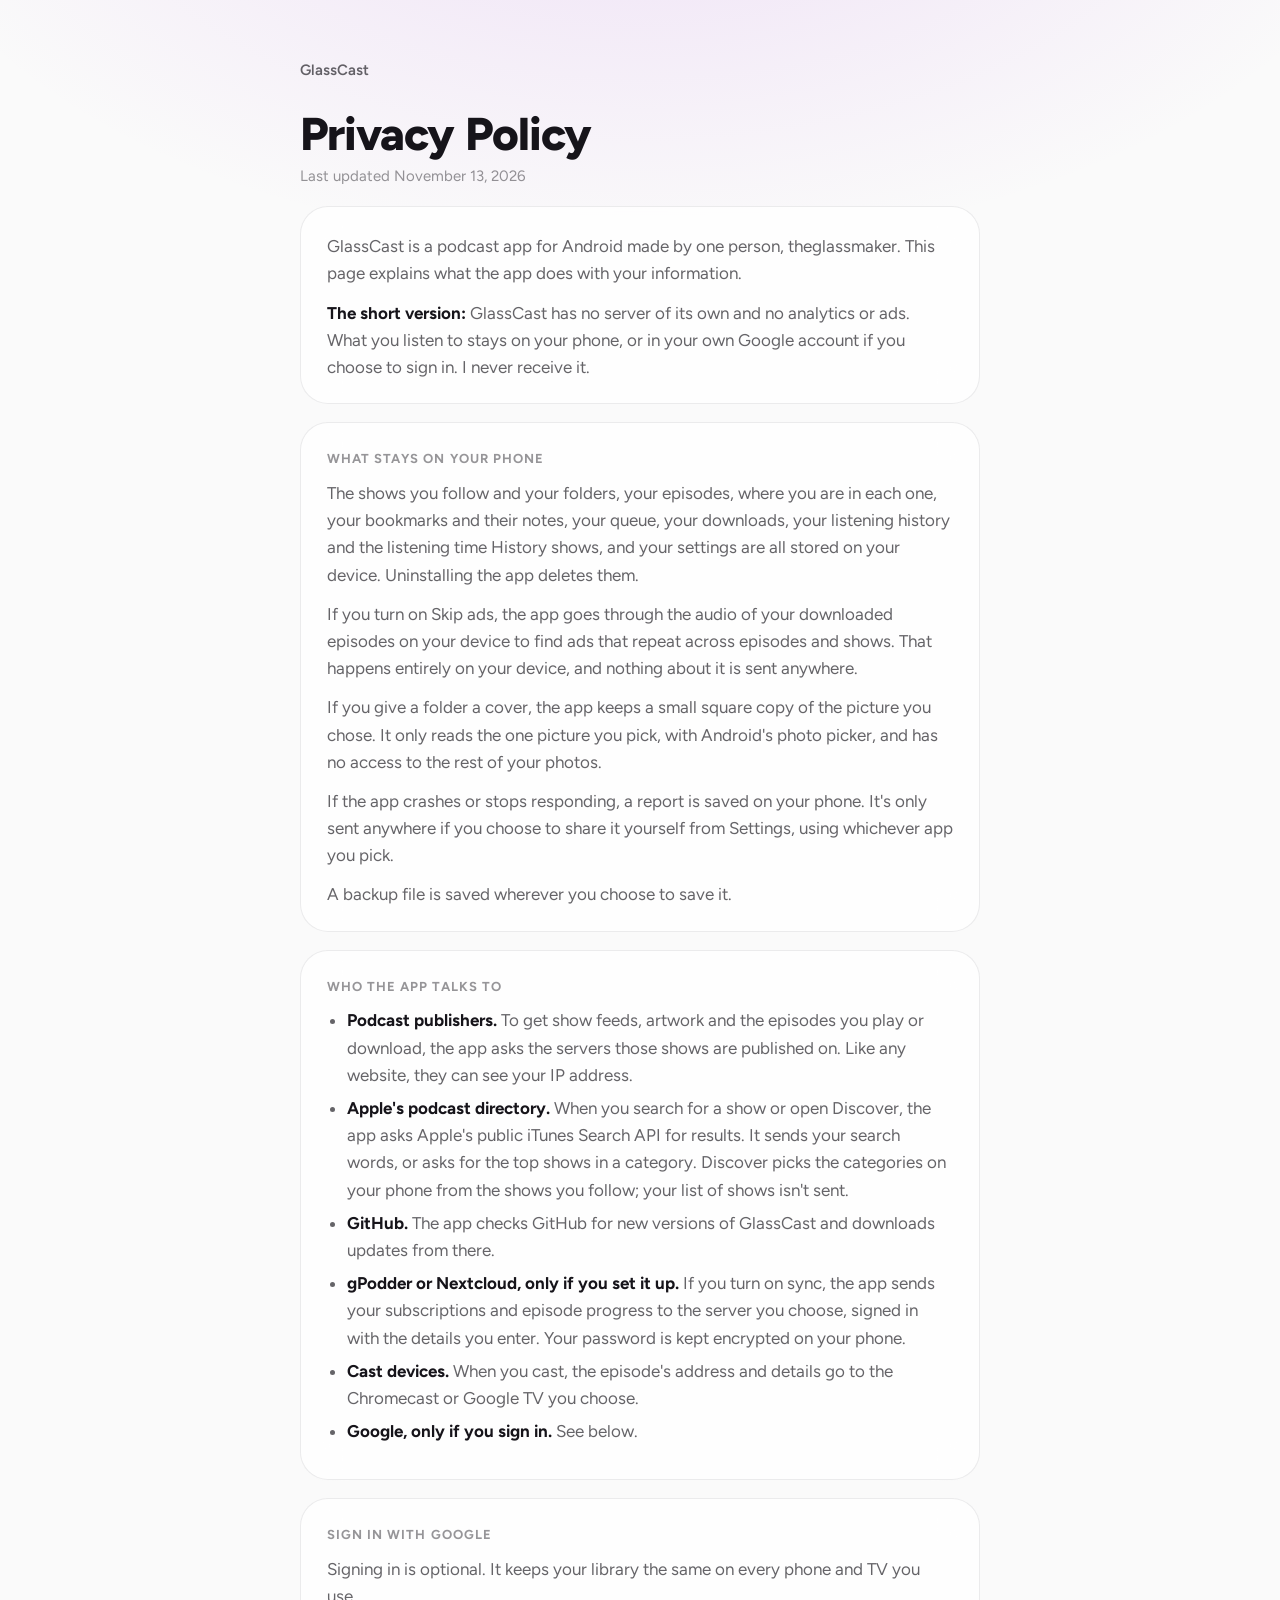
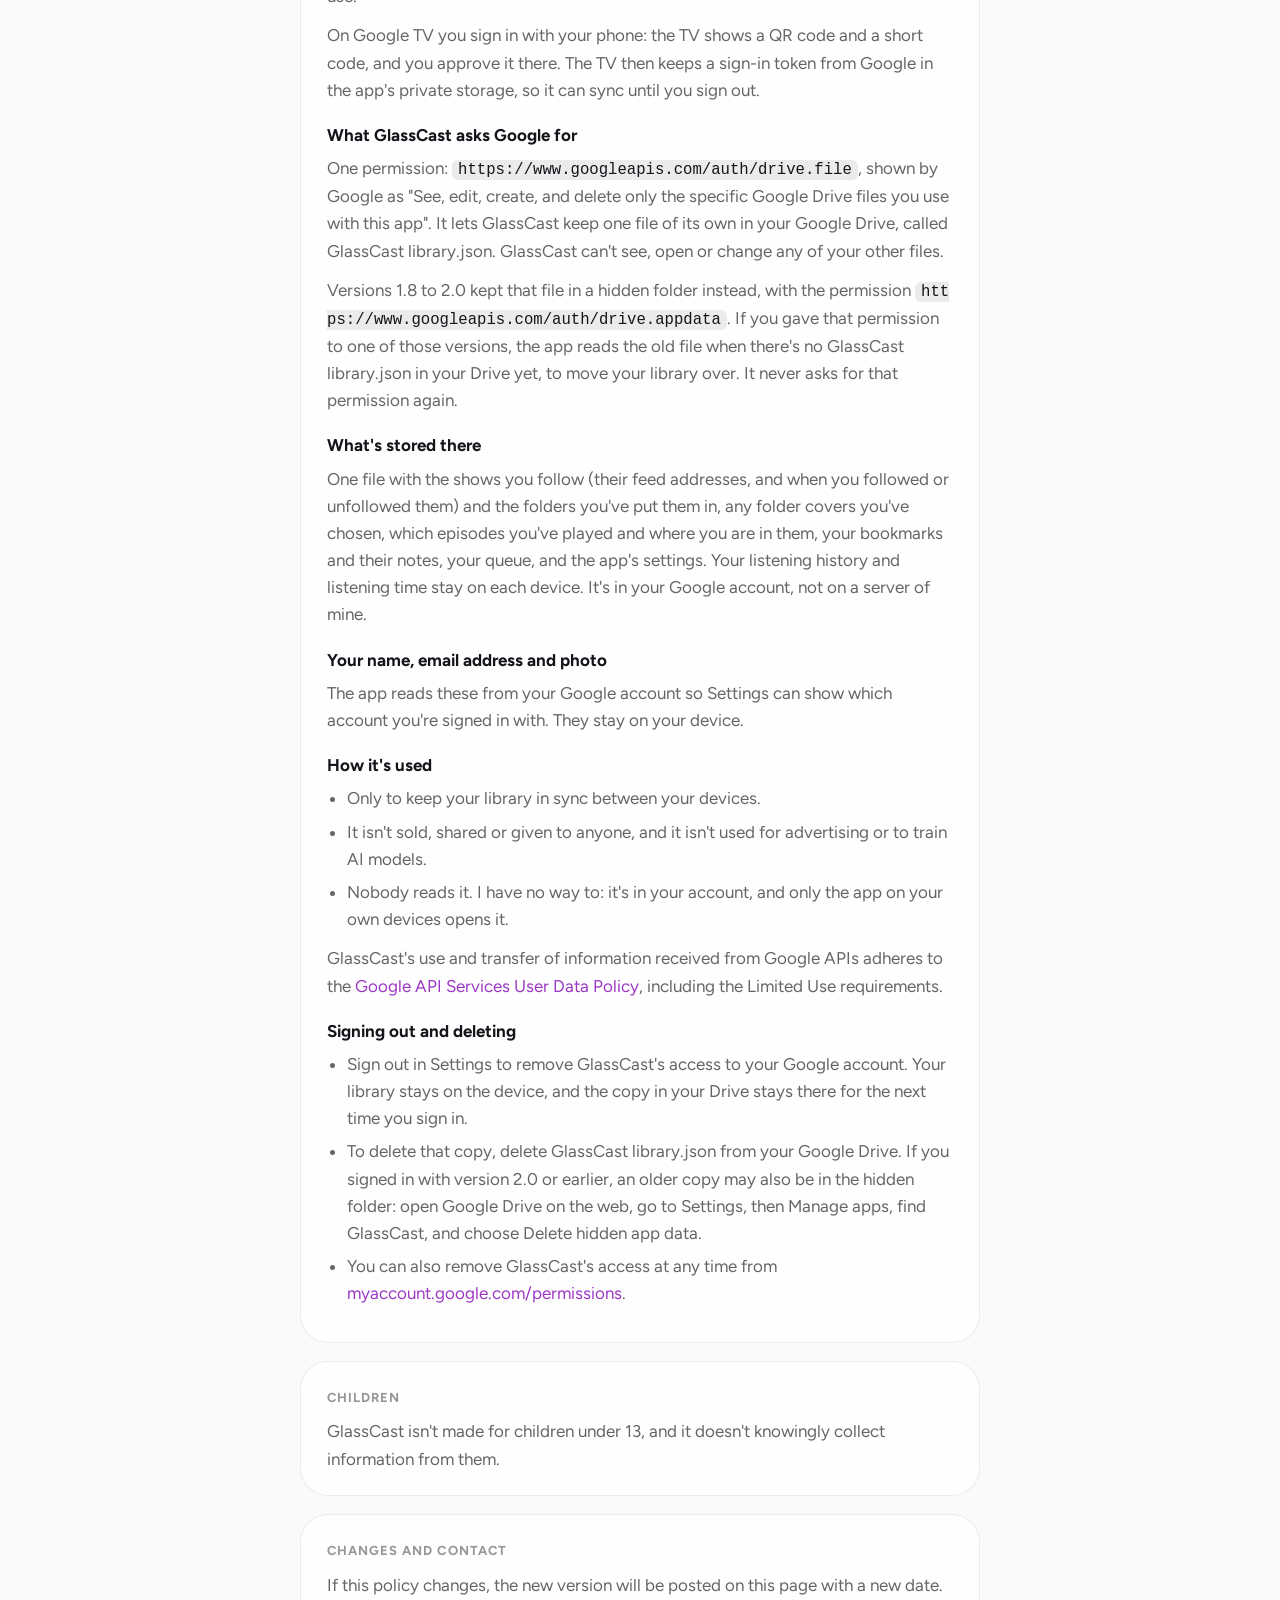
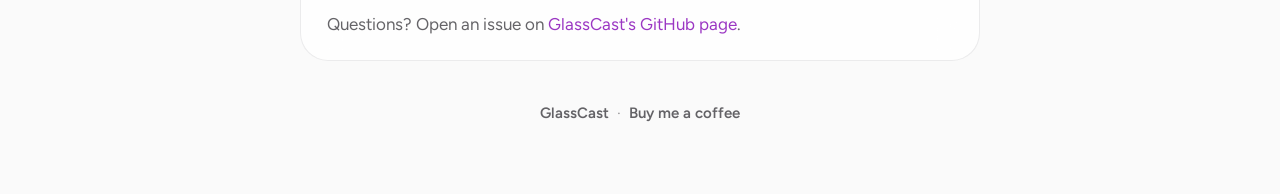
<file: glasscast/privacy/index.html>
<!doctype html>
<html lang="en">
<head>
  <meta charset="utf-8">
  <meta name="viewport" content="width=device-width, initial-scale=1">
  <title>GlassCast Privacy Policy</title>
  <meta name="description" content="How GlassCast handles your information.">
  <link rel="icon" href="/favicon.png">
  <link rel="preconnect" href="https://fonts.googleapis.com">
  <link rel="preconnect" href="https://fonts.gstatic.com" crossorigin>
  <link href="https://fonts.googleapis.com/css2?family=Figtree:wght@400;600;700;800&display=swap" rel="stylesheet">
  <link rel="stylesheet" href="/style.css">
</head>
<body>
  <main class="page policy">
    <a class="back" href="/glasscast/">GlassCast</a>

    <h1>Privacy Policy</h1>
    <p class="updated">Last updated November 13, 2026</p>

    <section class="panel">
      <p>GlassCast is a podcast app for Android made by one person, theglassmaker. This page explains what the app does with your information.</p>
      <p><strong>The short version:</strong> GlassCast has no server of its own and no analytics or ads. What you listen to stays on your phone, or in your own Google account if you choose to sign in. I never receive it.</p>
    </section>

    <section class="panel">
      <h2>What stays on your phone</h2>
      <p>The shows you follow and your folders, your episodes, where you are in each one, your bookmarks and their notes, your queue, your downloads, your listening history and the listening time History shows, and your settings are all stored on your device. Uninstalling the app deletes them.</p>
      <p>If you turn on Skip ads, the app goes through the audio of your downloaded episodes on your device to find ads that repeat across episodes and shows. That happens entirely on your device, and nothing about it is sent anywhere.</p>
      <p>If you give a folder a cover, the app keeps a small square copy of the picture you chose. It only reads the one picture you pick, with Android's photo picker, and has no access to the rest of your photos.</p>
      <p>If the app crashes or stops responding, a report is saved on your phone. It's only sent anywhere if you choose to share it yourself from Settings, using whichever app you pick.</p>
      <p>A backup file is saved wherever you choose to save it.</p>
    </section>

    <section class="panel">
      <h2>Who the app talks to</h2>
      <ul>
        <li><strong>Podcast publishers.</strong> To get show feeds, artwork and the episodes you play or download, the app asks the servers those shows are published on. Like any website, they can see your IP address.</li>
        <li><strong>Apple's podcast directory.</strong> When you search for a show or open Discover, the app asks Apple's public iTunes Search API for results. It sends your search words, or asks for the top shows in a category. Discover picks the categories on your phone from the shows you follow; your list of shows isn't sent.</li>
        <li><strong>GitHub.</strong> The app checks GitHub for new versions of GlassCast and downloads updates from there.</li>
        <li><strong>gPodder or Nextcloud, only if you set it up.</strong> If you turn on sync, the app sends your subscriptions and episode progress to the server you choose, signed in with the details you enter. Your password is kept encrypted on your phone.</li>
        <li><strong>Cast devices.</strong> When you cast, the episode's address and details go to the Chromecast or Google TV you choose.</li>
        <li><strong>Google, only if you sign in.</strong> See below.</li>
      </ul>
    </section>

    <section class="panel">
      <h2>Sign in with Google</h2>
      <p>Signing in is optional. It keeps your library the same on every phone and TV you use.</p>
      <p>On Google TV you sign in with your phone: the TV shows a QR code and a short code, and you approve it there. The TV then keeps a sign-in token from Google in the app's private storage, so it can sync until you sign out.</p>
      <h3>What GlassCast asks Google for</h3>
      <p>One permission: <code>https://www.googleapis.com/auth/drive.file</code>, shown by Google as "See, edit, create, and delete only the specific Google Drive files you use with this app". It lets GlassCast keep one file of its own in your Google Drive, called GlassCast library.json. GlassCast can't see, open or change any of your other files.</p>
      <p>Versions 1.8 to 2.0 kept that file in a hidden folder instead, with the permission <code>https://www.googleapis.com/auth/drive.appdata</code>. If you gave that permission to one of those versions, the app reads the old file when there's no GlassCast library.json in your Drive yet, to move your library over. It never asks for that permission again.</p>
      <h3>What's stored there</h3>
      <p>One file with the shows you follow (their feed addresses, and when you followed or unfollowed them) and the folders you've put them in, any folder covers you've chosen, which episodes you've played and where you are in them, your bookmarks and their notes, your queue, and the app's settings. Your listening history and listening time stay on each device. It's in your Google account, not on a server of mine.</p>
      <h3>Your name, email address and photo</h3>
      <p>The app reads these from your Google account so Settings can show which account you're signed in with. They stay on your device.</p>
      <h3>How it's used</h3>
      <ul>
        <li>Only to keep your library in sync between your devices.</li>
        <li>It isn't sold, shared or given to anyone, and it isn't used for advertising or to train AI models.</li>
        <li>Nobody reads it. I have no way to: it's in your account, and only the app on your own devices opens it.</li>
      </ul>
      <p>GlassCast's use and transfer of information received from Google APIs adheres to the <a href="https://developers.google.com/terms/api-services-user-data-policy">Google API Services User Data Policy</a>, including the Limited Use requirements.</p>
      <h3>Signing out and deleting</h3>
      <ul>
        <li>Sign out in Settings to remove GlassCast's access to your Google account. Your library stays on the device, and the copy in your Drive stays there for the next time you sign in.</li>
        <li>To delete that copy, delete GlassCast library.json from your Google Drive. If you signed in with version 2.0 or earlier, an older copy may also be in the hidden folder: open Google Drive on the web, go to Settings, then Manage apps, find GlassCast, and choose Delete hidden app data.</li>
        <li>You can also remove GlassCast's access at any time from <a href="https://myaccount.google.com/permissions">myaccount.google.com/permissions</a>.</li>
      </ul>
    </section>

    <section class="panel">
      <h2>Children</h2>
      <p>GlassCast isn't made for children under 13, and it doesn't knowingly collect information from them.</p>
    </section>

    <section class="panel">
      <h2>Changes and contact</h2>
      <p>If this policy changes, the new version will be posted on this page with a new date.</p>
      <p>Questions? Open an issue on <a href="https://github.com/anixitea/GlassCast-for-Android/issues">GlassCast's GitHub page</a>.</p>
    </section>

    <footer>
      <a href="/glasscast/">GlassCast</a><span class="dot">·</span><a href="https://buymeacoffee.com/theglassmaker">Buy me a coffee</a>
    </footer>
  </main>
</body>
</html>
</file>
<file: style.css>
:root {
  --ground: #0e0d11;
  --glow: rgba(175, 82, 222, 0.30);
  --panel: rgba(255, 255, 255, 0.045);
  --rim: rgba(255, 255, 255, 0.09);
  --ink: #f4f3f7;
  --ink-2: rgba(244, 243, 247, 0.66);
  --ink-3: rgba(244, 243, 247, 0.42);
  --accent: #c27cf0;
  --accent-fill: #af52de;
  --on-accent: #ffffff;
}

@media (prefers-color-scheme: light) {
  :root {
    --ground: #fafafa;
    --glow: rgba(175, 82, 222, 0.16);
    --panel: rgba(255, 255, 255, 0.78);
    --rim: rgba(20, 18, 26, 0.08);
    --ink: #16141a;
    --ink-2: rgba(22, 20, 26, 0.66);
    --ink-3: rgba(22, 20, 26, 0.45);
    --accent: #9b37c3;
    --accent-fill: #9b37c3;
  }
}

* { box-sizing: border-box; }

html { -webkit-text-size-adjust: 100%; }

body {
  margin: 0;
  min-height: 100vh;
  background:
    radial-gradient(1100px 620px at 50% -180px, var(--glow), transparent 70%),
    var(--ground);
  color: var(--ink);
  font-family: "Figtree", system-ui, -apple-system, "Segoe UI", Roboto, sans-serif;
  font-size: 17px;
  line-height: 1.6;
  -webkit-font-smoothing: antialiased;
}

a { color: var(--accent); text-decoration: none; }
a:hover { text-decoration: underline; text-underline-offset: 3px; }

.page {
  max-width: 720px;
  margin: 0 auto;
  padding: 56px 20px 72px;
}

.back {
  display: inline-block;
  margin-bottom: 28px;
  color: var(--ink-2);
  font-weight: 600;
  font-size: 15px;
}

.hero {
  display: flex;
  flex-direction: column;
  align-items: center;
  text-align: center;
  padding: 24px 0 36px;
}

.icon {
  width: 112px;
  height: 112px;
  border-radius: 26px;
  box-shadow: 0 18px 50px rgba(175, 82, 222, 0.35), 0 2px 0 rgba(255, 255, 255, 0.08) inset;
}

h1 {
  margin: 26px 0 6px;
  font-size: clamp(40px, 8vw, 56px);
  line-height: 1.05;
  letter-spacing: -0.02em;
  font-weight: 800;
}

.lede {
  margin: 0;
  max-width: 30em;
  color: var(--ink-2);
  font-size: 19px;
  text-wrap: balance;
}

.actions {
  display: flex;
  flex-wrap: wrap;
  justify-content: center;
  gap: 10px;
  margin-top: 26px;
}

.button {
  display: inline-flex;
  align-items: center;
  gap: 8px;
  padding: 13px 22px;
  border-radius: 999px;
  font-weight: 700;
  font-size: 16px;
  border: 1px solid var(--rim);
  background: var(--panel);
  color: var(--ink);
}
.button:hover { text-decoration: none; filter: brightness(1.08); }
.button.primary {
  background: var(--accent-fill);
  border-color: transparent;
  color: var(--on-accent);
}

.panel {
  background: var(--panel);
  border: 1px solid var(--rim);
  border-radius: 28px;
  padding: 26px 26px 22px;
  margin-top: 18px;
  backdrop-filter: blur(20px);
  -webkit-backdrop-filter: blur(20px);
}

.panel h2 {
  margin: 0 0 10px;
  font-size: 13px;
  letter-spacing: 0.08em;
  text-transform: uppercase;
  color: var(--ink-3);
  font-weight: 700;
}

.panel p { margin: 0 0 12px; color: var(--ink-2); }
.panel p:last-child { margin-bottom: 0; }
.panel strong { color: var(--ink); font-weight: 700; }

.features {
  list-style: none;
  margin: 0;
  padding: 0;
  display: grid;
  gap: 10px;
}
.features li {
  position: relative;
  padding-left: 22px;
  color: var(--ink-2);
}
.features li::before {
  content: "";
  position: absolute;
  left: 2px;
  top: 0.62em;
  width: 8px;
  height: 8px;
  border-radius: 50%;
  background: var(--accent);
}

.apps {
  display: grid;
  gap: 14px;
  margin-top: 8px;
}
.app {
  display: flex;
  align-items: center;
  gap: 18px;
  padding: 18px;
  border-radius: 24px;
  background: var(--panel);
  border: 1px solid var(--rim);
  color: var(--ink);
}
.app:hover { text-decoration: none; filter: brightness(1.06); }
.app img { width: 64px; height: 64px; border-radius: 15px; flex: none; }
.app .name { font-weight: 800; font-size: 20px; line-height: 1.2; }
.app .what { color: var(--ink-2); font-size: 15px; }

.policy h1 {
  font-size: clamp(34px, 7vw, 46px);
  margin-top: 0;
}
.policy .updated { color: var(--ink-3); margin: 0 0 8px; font-size: 15px; }
.policy h3 {
  margin: 18px 0 6px;
  font-size: 17px;
  color: var(--ink);
}
.policy ul { margin: 0 0 12px; padding-left: 20px; color: var(--ink-2); }
.policy li { margin-bottom: 6px; }
.policy code {
  font-size: 0.92em;
  padding: 1px 6px;
  border-radius: 6px;
  background: var(--rim);
  color: var(--ink);
  word-break: break-all;
}

footer {
  margin-top: 40px;
  text-align: center;
  color: var(--ink-3);
  font-size: 15px;
}
footer a { color: var(--ink-2); font-weight: 600; }
footer .dot { margin: 0 8px; }

@media (max-width: 480px) {
  .page { padding-top: 36px; }
  .panel { padding: 22px 20px 18px; border-radius: 24px; }
}
</file>
<file: glassbook/campaign.css>
/* GlassBook's page. GlassCast's page is dark; this one is warm and light in
   every theme, like GlassBook's pictures: cream and orange, glass bubbles,
   and each phone over a soft blur of itself, the way the app's player sits
   over its cover. */

:root {
  --ground: #fbf5ee;
  --card: #ffffff;
  --rim: rgba(96, 56, 24, 0.09);
  --ink: #1f1915;
  --ink-2: rgba(44, 30, 22, 0.74);
  --ink-3: rgba(44, 30, 22, 0.5);
  --accent: #c4500f;
  --accent-fill: #e2651c;
  color-scheme: light;
}

* { box-sizing: border-box; }
html { -webkit-text-size-adjust: 100%; }

body {
  margin: 0;
  background: var(--ground);
  color: var(--ink);
  font-family: "Figtree", system-ui, -apple-system, "Segoe UI", sans-serif;
  font-size: 18px;
  line-height: 1.55;
  -webkit-font-smoothing: antialiased;
  overflow-x: hidden;
}
body.ko {
  font-family: "Pretendard Variable", "Pretendard", system-ui, -apple-system, sans-serif;
  word-break: keep-all;
  line-height: 1.65;
}
.latin { font-family: "Figtree", system-ui, sans-serif; }

a { color: var(--accent); text-decoration: none; }
a:hover { text-decoration: underline; text-underline-offset: 3px; }

.wrap { width: min(1160px, 100% - 40px); margin: 0 auto; }

/* The blur behind a picture: the picture itself, softened and lightened. */
.glow {
  position: absolute;
  inset: -20%;
  width: 140%;
  height: 140%;
  object-fit: cover;
  filter: blur(90px) saturate(1.7) brightness(1.12);
  opacity: 0.4;
  pointer-events: none;
  user-select: none;
}

.phone { display: block; width: 100%; height: auto; filter: drop-shadow(0 36px 50px rgba(110, 50, 15, 0.22)) drop-shadow(0 8px 14px rgba(110, 50, 15, 0.1)); }

/* A glass bubble, like the ones in the pictures. Only for show. */
.bubble {
  position: absolute;
  z-index: 0;
  border-radius: 50%;
  pointer-events: none;
  background:
    radial-gradient(ellipse 17% 10% at 31% 20%, rgba(255, 255, 255, 1), rgba(255, 255, 255, 0)),
    radial-gradient(ellipse 42% 22% at 55% 83%, rgba(255, 248, 236, 0.8), rgba(255, 255, 255, 0)),
    radial-gradient(circle at 46% 42%, rgba(255, 255, 255, 0.18) 0%, rgba(255, 255, 255, 0) 48%, rgba(200, 130, 90, 0.16) 72%, rgba(150, 90, 60, 0.36) 89%, rgba(255, 255, 255, 1) 95.5%, rgba(255, 255, 255, 0.55) 100%);
  box-shadow: 0 0.3em 0.34em -0.22em rgba(140, 70, 30, 0.3);
  animation: bob 9s ease-in-out infinite;
}
.bubble.slow { animation-duration: 13s; animation-delay: -4s; }
@keyframes bob {
  0%, 100% { transform: translateY(0); }
  50% { transform: translateY(-10px); }
}

/* ---- top bar ---- */
.top {
  position: relative;
  z-index: 2;
  display: flex;
  align-items: center;
  justify-content: space-between;
  gap: 16px;
  padding: 22px 0;
}
.brand { display: inline-flex; align-items: center; gap: 12px; color: var(--ink); font-weight: 700; font-size: 20px; }
.brand:hover { text-decoration: none; }
.brand img { width: 40px; height: 40px; border-radius: 10px; box-shadow: 0 6px 16px rgba(226, 101, 28, 0.3); }
.top nav { display: flex; gap: 8px; flex-wrap: wrap; justify-content: flex-end; }
.top nav a {
  color: var(--ink-2);
  font-weight: 600;
  font-size: 15px;
  padding: 8px 14px;
  border-radius: 999px;
  border: 1px solid var(--rim);
  background: rgba(255, 255, 255, 0.6);
}
.top nav a:hover { color: var(--ink); text-decoration: none; }

/* ---- hero ---- */
.hero {
  position: relative;
  overflow: hidden;
  isolation: isolate;
  background:
    radial-gradient(60% 70% at 92% 0%, rgba(255, 176, 112, 0.5), rgba(255, 176, 112, 0) 70%),
    radial-gradient(50% 60% at 0% 100%, rgba(255, 190, 168, 0.45), rgba(255, 190, 168, 0) 70%);
}
.hero .glow { z-index: -1; opacity: 0.32; left: 30%; inset-inline-end: -30%; }
/* The hero settles into the page instead of stopping at a line. */
.hero::after {
  content: "";
  position: absolute;
  left: 0;
  right: 0;
  bottom: 0;
  height: 200px;
  background: linear-gradient(to bottom, rgba(251, 245, 238, 0), var(--ground));
  pointer-events: none;
}
.hero-grid {
  display: grid;
  grid-template-columns: minmax(0, 1.3fr) minmax(0, 0.7fr);
  align-items: center;
  gap: 40px;
  padding: 40px 0 0;
}
.hero h1 {
  margin: 0;
  font-size: clamp(46px, 6vw, 82px);
  line-height: 0.98;
  letter-spacing: -0.045em;
  font-weight: 800;
}
.ko .hero h1 { line-height: 1.14; letter-spacing: -0.04em; font-size: clamp(42px, 5.6vw, 76px); }
.hero .lede { margin: 26px 0 0; font-size: clamp(19px, 2vw, 23px); color: var(--ink-2); max-width: 30em; }
.actions { display: flex; flex-wrap: wrap; gap: 12px; margin-top: 34px; }
.button {
  display: inline-flex;
  align-items: center;
  gap: 10px;
  min-height: 52px;
  padding: 0 24px;
  border-radius: 999px;
  font-weight: 700;
  font-size: 17px;
  color: var(--ink);
  border: 1px solid var(--rim);
  background: rgba(255, 255, 255, 0.75);
}
.button:hover { text-decoration: none; filter: brightness(1.04); }
.button.primary {
  background: var(--accent-fill);
  border-color: transparent;
  color: #fff;
  box-shadow: 0 12px 26px -10px rgba(226, 101, 28, 0.7);
}
.button svg { width: 20px; height: 20px; }
.hero-phone { position: relative; height: 640px; }
.hero-copy { position: relative; z-index: 1; }
.hero-phone .phone { position: relative; z-index: 1; width: min(400px, 100%); margin: 20px auto 0; }
.hero-phone .bubble.one { left: -16%; top: 400px; width: 92px; height: 92px; font-size: 92px; z-index: 2; }
.hero-phone .bubble.two { right: -9%; top: 96px; width: 56px; height: 56px; font-size: 56px; z-index: 2; }

/* ---- feature cards ---- */
.section { padding: 96px 0 0; }
.section h2, .free h2, .sync h2, .install h2, .trio h2 {
  margin: 0 0 12px;
  font-size: clamp(34px, 4.6vw, 56px);
  line-height: 1.02;
  letter-spacing: -0.04em;
  font-weight: 800;
}
.ko .section h2, .ko .free h2, .ko .sync h2, .ko .install h2, .ko .trio h2 { line-height: 1.2; letter-spacing: -0.035em; }
.section .intro, .install .intro { margin: 0 0 36px; color: var(--ink-2); max-width: 36em; font-size: 19px; }

.cards { display: grid; grid-template-columns: repeat(3, minmax(0, 1fr)); gap: 20px; }
.card {
  position: relative;
  overflow: hidden;
  isolation: isolate;
  height: 600px;
  border-radius: 32px;
  background: var(--card);
  border: 1px solid var(--rim);
  box-shadow: 0 24px 50px -36px rgba(110, 50, 15, 0.35);
}
.card .glow { z-index: -1; opacity: 0.3; }
.card .text { position: relative; padding: 30px 30px 0; }
.card h3 { margin: 0 0 8px; font-size: 28px; line-height: 1.08; letter-spacing: -0.03em; font-weight: 800; }
.ko .card h3 { line-height: 1.28; }
.card p { margin: 0; color: var(--ink-2); font-size: 16px; }
.card .phone { position: absolute; left: 50%; top: 210px; width: 74%; transform: translateX(-50%); }

/* ---- Listen your way: the one dark panel, the colors of the player. Three
   phones rise from its bottom edge, the player raised in the middle. ---- */
.trio {
  position: relative;
  overflow: hidden;
  isolation: isolate;
  margin-top: 96px;
  border-radius: 40px;
  background: #2a1424;
  color: #fff;
  color-scheme: dark;
  padding: clamp(36px, 6vw, 72px) clamp(20px, 5vw, 64px) 0;
  text-align: center;
}
.trio .glow { z-index: -1; opacity: 0.75; filter: blur(100px) saturate(1.5) brightness(0.7); }
.trio p { max-width: 34em; margin: 0 auto; color: rgba(255, 255, 255, 0.74); }
/* The speed row from the Speed & sound panel. */
.speeds { display: inline-flex; flex-wrap: wrap; justify-content: center; gap: 8px; margin-top: 26px; }
.speeds span {
  min-width: 52px;
  padding: 7px 12px;
  border-radius: 999px;
  background: rgba(255, 255, 255, 0.1);
  color: rgba(255, 255, 255, 0.85);
  font-size: 15px;
  font-weight: 600;
  font-variant-numeric: tabular-nums;
}
.speeds span.on { background: #f6b6d8; color: #2a1424; }
.trio-phones {
  display: grid;
  grid-template-columns: minmax(0, 1fr) minmax(0, 1.22fr) minmax(0, 1fr);
  gap: clamp(10px, 2.4vw, 32px);
  align-items: start;
  max-width: 980px;
  /* As tall as most of the middle phone: the panel's edge cuts them all. */
  aspect-ratio: 1 / 0.62;
  margin: clamp(32px, 4vw, 48px) auto 0;
}
.trio-phones .phone { filter: drop-shadow(0 30px 40px rgba(0, 0, 0, 0.4)); }
.trio-phones .phone.side { margin-top: 12%; }

/* ---- Google: what syncs, beside the app's Google Drive settings, with a
   book going up to Drive. Still for reduced motion. ---- */
.sync, .free {
  position: relative;
  overflow: hidden;
  isolation: isolate;
  margin-top: 96px;
  border-radius: 40px;
  border: 1px solid var(--rim);
  background: var(--card);
  padding: clamp(32px, 6vw, 72px);
  box-shadow: 0 30px 60px -44px rgba(110, 50, 15, 0.4);
}
.sync {
  display: grid;
  grid-template-columns: minmax(0, 1.05fr) minmax(0, 1fr);
  gap: clamp(28px, 5vw, 64px);
  align-items: center;
}
.sync .glow, .free .glow { z-index: -1; opacity: 0.28; }
.sync h2 { margin-bottom: 20px; }
.sync p { margin: 0 0 14px; color: var(--ink-2); }
.sync .note { margin: 0; color: var(--ink-3); font-size: 16px; }

.drive {
  min-width: 0;
  border-radius: 26px;
  padding: 6px 0;
  background: #f5f2ef;
  border: 1px solid var(--rim);
  box-shadow: 0 30px 50px -30px rgba(110, 50, 15, 0.35);
}
.drive-label { padding: 16px 22px 6px; font-size: 13px; font-weight: 700; letter-spacing: 0.08em; color: var(--ink-3); }
.ko .drive-label { letter-spacing: 0.02em; }
.drive-row { display: flex; align-items: center; gap: 14px; padding: 12px 22px; min-width: 0; }
.drive-row + .drive-row { border-top: 1px solid var(--rim); }
.drive-icon {
  flex: none;
  display: grid;
  place-items: center;
  width: 34px;
  height: 34px;
  border-radius: 10px;
  background: #e2651c;
  color: #fff;
}
.drive-icon svg { width: 19px; height: 19px; }
.drive-icon.blue { background: #3d8bf2; }
.drive-text { flex: 1; min-width: 0; }
.drive-text strong { display: block; font-size: 17px; font-weight: 600; line-height: 1.3; }
.drive-text small { display: block; font-size: 14px; color: var(--ink-3); line-height: 1.35; }
.drive-switch { flex: none; position: relative; width: 50px; height: 30px; border-radius: 15px; background: #e2651c; }
.drive-switch::after {
  content: "";
  position: absolute;
  top: 3px;
  right: 3px;
  width: 24px;
  height: 24px;
  border-radius: 50%;
  background: #fff;
  box-shadow: 0 2px 4px rgba(0, 0, 0, 0.2);
}
.drive-book { display: flex; align-items: center; gap: 14px; padding: 14px 22px 16px; border-top: 1px solid var(--rim); }
.drive-book img { flex: none; width: 48px; height: 48px; border-radius: 10px; object-fit: cover; object-position: 50% 12%; }
.drive-book .drive-text strong { font-size: 15px; overflow: hidden; text-overflow: ellipsis; white-space: nowrap; }
.drive-bar { display: block; position: relative; height: 4px; margin-top: 8px; border-radius: 2px; background: rgba(96, 56, 24, 0.12); overflow: hidden; }
.drive-bar span { position: absolute; left: 0; top: 0; bottom: 0; width: 64%; border-radius: 2px; background: #e2651c; animation: drive-up 6s ease-in-out infinite; }
@keyframes drive-up {
  0% { width: 4%; opacity: 1; }
  80% { width: 100%; opacity: 1; }
  92% { width: 100%; opacity: 0; }
  100% { width: 4%; opacity: 0; }
}

/* ---- free, no ads, no subscription ---- */
.free h2 { margin-bottom: 28px; }
.columns { display: grid; grid-template-columns: repeat(2, minmax(0, 1fr)); gap: 32px; }
.columns h3 { margin: 0 0 8px; font-size: 14px; letter-spacing: 0.08em; text-transform: uppercase; color: var(--ink-3); font-weight: 700; }
.ko .columns h3 { letter-spacing: 0.02em; font-size: 15px; }
.columns p { margin: 0; color: var(--ink-2); }

/* ---- install ---- */
.install { position: relative; text-align: center; padding: 96px 0 0; }
.install .intro { margin-left: auto; margin-right: auto; }
.install .actions { justify-content: center; }
.install .bubble.one { left: 6%; top: 80px; width: 84px; height: 84px; font-size: 84px; }
.install .bubble.two { right: 9%; top: 210px; width: 54px; height: 54px; font-size: 54px; }
.store-badge { display: inline-block; margin-top: 20px; border-radius: 10px; }
.store-badge img { display: block; width: 161px; height: 48px; }
.store-badge:hover { filter: brightness(1.15); }

footer {
  padding: 72px 0 120px;
  text-align: center;
  color: var(--ink-3);
  font-size: 15px;
}
footer a { color: var(--ink-2); font-weight: 600; }
footer .dot { margin: 0 8px; }

/* ---- the mini player: a card at rest, a bubble while you scroll down ----
   Dark over the light page, as the app's card is over a light screen.
   GlassCast's mini.js moves it; these are only its colors. */
.mini {
  --mini-surface: #ffc59d;
  --mini-button: #3e1e10;
  --mini-ink: #fff4ec;
  position: fixed;
  z-index: 40;
  right: max(20px, calc(50% - 580px));
  bottom: calc(28px + env(safe-area-inset-bottom, 0px));
  width: min(400px, calc(100% - 40px));
  height: 68px;
  pointer-events: none;
  opacity: 0;
  transition: opacity 0.3s ease;
}
.mini.ready { opacity: 1; }
.mini-bg, .mini-shadow, .mini-art, .mini-ring {
  position: absolute;
  left: 0;
  top: 0;
  transform-origin: 0 0;
}
.mini-bg {
  width: 100%;
  height: 68px;
  border-radius: 30px;
  background: var(--mini-button);
  box-shadow: 0 18px 40px rgba(80, 30, 5, 0.32), 0 2px 6px rgba(80, 30, 5, 0.18);
}
.mini-shadow {
  border-radius: 50%;
  box-shadow: 0 12px 28px rgba(80, 30, 5, 0.4);
  opacity: 0;
}
.mini-card {
  position: absolute;
  inset: 0;
  border-radius: 30px;
  color: var(--mini-ink);
  pointer-events: auto;
}
.mini-card:hover { text-decoration: none; }
.mini-card:focus-visible { outline: 2px solid var(--mini-button); outline-offset: 4px; }
.mini-row {
  position: absolute;
  inset: 0;
  display: flex;
  align-items: center;
  gap: 12px;
  padding: 0 10px 0 72px;
}
.mini-text { flex: 1; min-width: 0; display: flex; flex-direction: column; }
.mini-title, .mini-sub { white-space: nowrap; overflow: hidden; text-overflow: ellipsis; }
.mini-title { font-size: 15px; font-weight: 700; line-height: 1.3; letter-spacing: -0.01em; }
.mini-sub { font-size: 13px; line-height: 1.3; opacity: 0.7; }
.mini-wave {
  display: block;
  width: 100%;
  height: 8px;
  margin-top: 5px;
  overflow: visible;
  color: var(--mini-surface);
}
.mini-wave .played, .mini-wave .rest { fill: none; stroke: currentColor; stroke-width: 2.6; stroke-linecap: round; }
.mini-wave .rest { opacity: 0.32; }
.mini-wave .dot { fill: currentColor; opacity: 0.55; }
.mini-button {
  flex: none;
  display: grid;
  place-items: center;
  width: 48px;
  height: 48px;
  border-radius: 24px;
  background: var(--mini-surface);
  color: var(--mini-button);
  transition: border-radius 0.45s cubic-bezier(0.34, 1.56, 0.64, 1);
}
.mini-card:hover .mini-button { border-radius: 15px; }
.mini-button svg { width: 24px; height: 24px; }
.mini-art { width: 48px; height: 48px; border-radius: 12px; object-fit: cover; }
.mini-ring { display: none; overflow: visible; }
.mini-ring path { fill: none; stroke-width: 3.5; }
.mini-ring .track { stroke: var(--mini-surface); }
.mini-ring .arc { stroke: var(--mini-button); stroke-linecap: round; }
.mini-bubble {
  position: absolute;
  right: 0;
  top: 22px;
  width: 58px;
  height: 58px;
  padding: 0;
  border: 0;
  border-radius: 50%;
  background: transparent;
  cursor: pointer;
  pointer-events: auto;
}
.mini-bubble[hidden] { display: none; }
.mini-bubble:focus-visible { outline: 2px solid var(--mini-button); outline-offset: 4px; }
@media print { .mini { display: none; } }

@media (prefers-reduced-motion: reduce) {
  .bubble, .drive-bar span { animation: none; }
}

@media (max-width: 960px) {
  .cards { grid-template-columns: repeat(2, minmax(0, 1fr)); }
}
@media (max-width: 760px) {
  body { font-size: 17px; }
  .hero-grid { grid-template-columns: minmax(0, 1fr); gap: 8px; padding-top: 24px; }
  .hero-phone { height: 460px; }
  .hero .glow { left: -20%; }
  .top nav .wide-only { display: none; }
  .hero-phone .phone { width: min(320px, 82%); }
  .hero-phone .bubble.one { left: 2%; top: 200px; }
  .cards { grid-template-columns: minmax(0, 1fr); }
  .card { height: 560px; }
  .columns { grid-template-columns: minmax(0, 1fr); gap: 22px; }
  .section, .install { padding-top: 72px; }
  .free, .sync { margin-top: 72px; border-radius: 28px; }
  .sync { grid-template-columns: minmax(0, 1fr); }
  .trio { margin-top: 72px; border-radius: 28px; }
  .trio-phones { gap: 8px; }
  .speeds { gap: 6px; }
  .speeds span { min-width: 0; padding: 6px 10px; font-size: 14px; }
  .install .bubble { display: none; }
}
</file>
<file: glasscast/campaign.css>
/* GlassCast's page: the campaign's look. Dark in every theme, like the ads:
   each picture sits over a blur of itself, the way the app's player does. */

:root {
  --ground: #0e0d11;
  --card: #17151c;
  --rim: rgba(255, 255, 255, 0.09);
  --ink: #f6f4fa;
  --ink-2: rgba(246, 244, 250, 0.74);
  --ink-3: rgba(246, 244, 250, 0.5);
  --accent: #d9a7f3;
  --accent-fill: #af52de;
  color-scheme: dark;
}

* { box-sizing: border-box; }
html { -webkit-text-size-adjust: 100%; }

body {
  margin: 0;
  background: var(--ground);
  color: var(--ink);
  font-family: "Figtree", system-ui, -apple-system, "Segoe UI", sans-serif;
  font-size: 18px;
  line-height: 1.55;
  -webkit-font-smoothing: antialiased;
  overflow-x: hidden;
}
body.ko {
  font-family: "Pretendard Variable", "Pretendard", system-ui, -apple-system, sans-serif;
  word-break: keep-all;
  line-height: 1.65;
}
.latin { font-family: "Figtree", system-ui, sans-serif; }

a { color: var(--accent); text-decoration: none; }
a:hover { text-decoration: underline; text-underline-offset: 3px; }

.wrap { width: min(1160px, 100% - 40px); margin: 0 auto; }

/* The blur behind a picture: the picture itself, softened. */
.glow {
  position: absolute;
  inset: -20%;
  width: 140%;
  height: 140%;
  object-fit: cover;
  filter: blur(90px) saturate(1.8) brightness(0.9);
  opacity: 0.6;
  pointer-events: none;
  user-select: none;
}

.phone { display: block; width: 100%; height: auto; filter: drop-shadow(0 40px 60px rgba(0, 0, 0, 0.5)); }

/* ---- top bar ---- */
.top {
  position: relative;
  z-index: 2;
  display: flex;
  align-items: center;
  justify-content: space-between;
  gap: 16px;
  padding: 22px 0;
}
.brand { display: inline-flex; align-items: center; gap: 12px; color: var(--ink); font-weight: 700; font-size: 20px; }
.brand:hover { text-decoration: none; }
.brand img { width: 40px; height: 40px; border-radius: 10px; }
.top nav { display: flex; gap: 8px; flex-wrap: wrap; justify-content: flex-end; }
.top nav a {
  color: var(--ink-2);
  font-weight: 600;
  font-size: 15px;
  padding: 8px 14px;
  border-radius: 999px;
  border: 1px solid var(--rim);
  background: rgba(255, 255, 255, 0.04);
}
.top nav a:hover { color: var(--ink); text-decoration: none; }

/* ---- hero ---- */
.hero { position: relative; overflow: hidden; isolation: isolate; }
.hero .glow { z-index: -1; opacity: 0.55; }
/* The hero settles into the page instead of stopping at a line: the cover's
   blur and the phone both fade into the ground. */
.hero::after {
  content: "";
  position: absolute;
  left: 0;
  right: 0;
  bottom: 0;
  height: 220px;
  background: linear-gradient(to bottom, rgba(14, 13, 17, 0), var(--ground));
  pointer-events: none;
}
.hero-grid {
  display: grid;
  grid-template-columns: minmax(0, 1.3fr) minmax(0, 0.7fr);
  align-items: center;
  gap: 40px;
  padding: 40px 0 0;
}
.hero h1 {
  margin: 0;
  font-size: clamp(46px, 6vw, 82px);
  line-height: 0.98;
  letter-spacing: -0.045em;
  font-weight: 800;
}
.ko .hero h1 { line-height: 1.14; letter-spacing: -0.04em; font-size: clamp(42px, 5.6vw, 76px); }
.hero .lede { margin: 26px 0 0; font-size: clamp(19px, 2vw, 23px); color: var(--ink-2); max-width: 30em; }
.actions { display: flex; flex-wrap: wrap; gap: 12px; margin-top: 34px; }
.button {
  display: inline-flex;
  align-items: center;
  gap: 10px;
  min-height: 52px;
  padding: 0 24px;
  border-radius: 999px;
  font-weight: 700;
  font-size: 17px;
  color: var(--ink);
  border: 1px solid var(--rim);
  background: rgba(255, 255, 255, 0.06);
}
.button:hover { text-decoration: none; filter: brightness(1.1); }
.button.primary { background: var(--accent-fill); border-color: transparent; color: #fff; }
.button svg { width: 20px; height: 20px; }
.hero-phone { position: relative; height: 640px; }
/* The words and buttons sit above the fade; only the phone goes under it. */
.hero-copy { position: relative; z-index: 1; }
.hero-phone .phone { width: min(400px, 100%); margin: 20px auto 0; }

/* ---- feature cards ---- */
.section { padding: 96px 0 0; }
.section h2, .free h2, .skip h2, .install h2 {
  margin: 0 0 12px;
  font-size: clamp(34px, 4.6vw, 56px);
  line-height: 1.02;
  letter-spacing: -0.04em;
  font-weight: 800;
}
.ko .section h2, .ko .free h2, .ko .skip h2, .ko .install h2 { line-height: 1.2; letter-spacing: -0.035em; }
.section .intro, .install .intro { margin: 0 0 36px; color: var(--ink-2); max-width: 36em; font-size: 19px; }

.cards { display: grid; grid-template-columns: repeat(3, minmax(0, 1fr)); gap: 20px; }
.card {
  position: relative;
  overflow: hidden;
  isolation: isolate;
  height: 600px;
  border-radius: 32px;
  background: var(--card);
  border: 1px solid var(--rim);
}
.card .glow { z-index: -1; opacity: 0.5; }
.card .text { position: relative; padding: 30px 30px 0; }
.card h3 { margin: 0 0 8px; font-size: 28px; line-height: 1.08; letter-spacing: -0.03em; font-weight: 800; }
.ko .card h3 { line-height: 1.28; }
.card p { margin: 0; color: var(--ink-2); font-size: 16px; }
.card .phone { position: absolute; left: 50%; top: 210px; width: 74%; transform: translateX(-50%); }

/* ---- free, no ads, no account ---- */
.free {
  position: relative;
  overflow: hidden;
  isolation: isolate;
  margin-top: 96px;
  border-radius: 40px;
  border: 1px solid var(--rim);
  background: var(--card);
  padding: clamp(32px, 6vw, 72px);
}
.free .glow { z-index: -1; opacity: 0.45; }
.free h2 { margin-bottom: 28px; }
.columns { display: grid; grid-template-columns: repeat(2, minmax(0, 1fr)); gap: 32px; }
.columns h3 { margin: 0 0 8px; font-size: 14px; letter-spacing: 0.08em; text-transform: uppercase; color: var(--ink-3); font-weight: 700; }
.ko .columns h3 { letter-spacing: 0.02em; font-size: 15px; }
.columns p { margin: 0; color: var(--ink-2); }

/* ---- Skip ads (2.2): what it does, beside a small player skipping one.
   The playhead runs, jumps over each marked ad, and the app's "Ad skipped"
   pill drops in, as it does on the phone. Still for reduced motion. ---- */
.skip {
  position: relative;
  overflow: hidden;
  isolation: isolate;
  margin-top: 96px;
  border-radius: 40px;
  border: 1px solid var(--rim);
  background: var(--card);
  padding: clamp(32px, 6vw, 72px);
  display: grid;
  grid-template-columns: minmax(0, 1.05fr) minmax(0, 1fr);
  gap: clamp(28px, 5vw, 64px);
  align-items: center;
}
.skip .glow { z-index: -1; opacity: 0.4; }
.skip h2 { margin-bottom: 20px; }
.skip p { margin: 0 0 14px; color: var(--ink-2); }
.skip .note { margin: 0; color: var(--ink-3); font-size: 16px; }

.skip-demo { position: relative; min-width: 0; padding-top: 60px; }
.skip-player {
  border-radius: 28px;
  padding: 22px 22px 16px;
  color: #fff;
  background:
    radial-gradient(70% 90% at 12% 8%, #ee7a4c 0%, rgba(238, 122, 76, 0) 70%),
    radial-gradient(60% 80% at 92% 100%, #5e1f14 0%, rgba(94, 31, 20, 0) 70%),
    #3a1912;
  box-shadow: 0 30px 60px -24px rgba(0, 0, 0, 0.55);
}
.skip-head { display: flex; align-items: center; gap: 14px; min-width: 0; }
.skip-cover {
  flex: none;
  width: 56px;
  height: 56px;
  border-radius: 14px;
  background: linear-gradient(150deg, #ffb27a, #d9480f);
  box-shadow: 0 8px 16px -8px rgba(0, 0, 0, 0.5);
}
.skip-head span { min-width: 0; }
.skip-head strong { display: block; font-size: 17px; line-height: 1.25; overflow: hidden; text-overflow: ellipsis; white-space: nowrap; }
.skip-head small { display: block; font-size: 14px; color: rgba(255, 255, 255, 0.72); }
.skip-line { position: relative; height: 22px; margin-top: 22px; }
.skip-line::before {
  content: "";
  position: absolute;
  left: 0;
  right: 0;
  top: 9px;
  height: 4px;
  border-radius: 2px;
  background: rgba(255, 255, 255, 0.26);
}
.skip-played { position: absolute; left: 0; top: 9px; height: 4px; width: 40%; border-radius: 2px; background: #fff; animation: skip-played 10s linear infinite; }
.skip-ad { position: absolute; top: 7px; height: 8px; border-radius: 4px; background: #ffc061; }
.skip-dot {
  position: absolute;
  top: 3px;
  left: 40%;
  width: 16px;
  height: 16px;
  margin-left: -8px;
  border-radius: 50%;
  background: #fff;
  box-shadow: 0 2px 6px rgba(0, 0, 0, 0.35);
  animation: skip-dot 10s linear infinite;
}
.skip-times {
  display: flex;
  justify-content: space-between;
  margin-top: 4px;
  font-size: 13px;
  font-weight: 600;
  color: rgba(255, 255, 255, 0.72);
  font-variant-numeric: tabular-nums;
}
.skip-toast {
  position: absolute;
  left: 50%;
  top: 0;
  display: inline-flex;
  align-items: center;
  gap: 10px;
  white-space: nowrap;
  padding: 7px 7px 7px 14px;
  border-radius: 999px;
  background: rgba(42, 41, 47, 0.96);
  color: #fff;
  font-size: 15px;
  font-weight: 600;
  box-shadow: 0 14px 30px -12px rgba(0, 0, 0, 0.6);
  opacity: 0;
  transform: translate(-50%, 10px) scale(0.92);
  animation: skip-toast 10s ease infinite;
}
.skip-toast svg { width: 18px; height: 18px; opacity: 0.85; }
.skip-toast b { padding: 4px 10px; border-radius: 999px; color: #d7b4f8; }

@keyframes skip-dot {
  0% { left: 6%; }
  28% { left: 24%; }
  28.6% { left: 33%; }
  66% { left: 63%; }
  66.6% { left: 70%; }
  96% { left: 88%; opacity: 1; }
  99% { left: 88%; opacity: 0; }
  100% { left: 6%; opacity: 0; }
}
@keyframes skip-played {
  0% { width: 6%; }
  28% { width: 24%; }
  28.6% { width: 33%; }
  66% { width: 63%; }
  66.6% { width: 70%; }
  96% { width: 88%; opacity: 1; }
  99% { width: 88%; opacity: 0; }
  100% { width: 6%; opacity: 0; }
}
@keyframes skip-toast {
  0%, 28% { opacity: 0; transform: translate(-50%, 10px) scale(0.92); }
  31%, 47% { opacity: 1; transform: translate(-50%, 0) scale(1); }
  51%, 66.6% { opacity: 0; transform: translate(-50%, -6px) scale(0.96); }
  69.6%, 85% { opacity: 1; transform: translate(-50%, 0) scale(1); }
  89%, 100% { opacity: 0; transform: translate(-50%, -6px) scale(0.96); }
}
@media (prefers-reduced-motion: reduce) {
  .skip-played, .skip-dot, .skip-toast { animation: none; }
  .skip-toast { opacity: 1; transform: translate(-50%, 0); }
}

/* ---- Glass (2.0): the third look, shown in its own light. The panel is
   Apple's grouped gray in both of the page's looks, set in Inter like the
   app's Glass; three phones rise from its bottom edge, the player raised
   in the middle. ---- */
.glass-look {
  position: relative;
  overflow: hidden;
  isolation: isolate;
  margin-top: 96px;
  border-radius: 40px;
  background: #f2f2f7;
  color: #1c1c1e;
  color-scheme: light;
  padding: clamp(36px, 6vw, 72px) clamp(20px, 5vw, 64px) 0;
  text-align: center;
  font-family: "Inter", "Figtree", system-ui, -apple-system, sans-serif;
}
.glass-look .glow { z-index: -1; opacity: 0.22; filter: blur(110px) saturate(1.6) brightness(1.3); }
.glass-look h2 {
  margin: 0 0 14px;
  font-family: "Inter", "Figtree", system-ui, sans-serif;
  font-size: clamp(34px, 4.6vw, 56px);
  line-height: 1.04;
  letter-spacing: -0.035em;
  font-weight: 800;
  color: #1c1c1e;
}
.ko .glass-look h2 { font-family: "Inter", "Pretendard Variable", "Pretendard", system-ui, sans-serif; line-height: 1.2; }
.glass-look p { max-width: 34em; margin: 0 auto; color: rgba(60, 60, 67, 0.78); }
.glass-finish {
  display: inline-flex;
  margin-top: 24px;
  padding: 3px;
  border-radius: 11px;
  background: rgba(118, 118, 128, 0.14);
  font-size: 15px;
  font-weight: 600;
}
.glass-finish span { padding: 6px 18px; border-radius: 8px; color: #1c1c1e; }
.glass-finish span:first-child { background: #fff; box-shadow: 0 2px 6px rgba(0, 0, 0, 0.12), 0 0 0 0.5px rgba(0, 0, 0, 0.04); }
.glass-phones {
  display: grid;
  grid-template-columns: minmax(0, 1fr) minmax(0, 1.22fr) minmax(0, 1fr);
  gap: clamp(10px, 2.4vw, 32px);
  align-items: start;
  max-width: 980px;
  /* As tall as most of the middle phone: the panel's edge cuts them all. */
  aspect-ratio: 1 / 0.62;
  min-height: 0;
  margin: clamp(32px, 4vw, 48px) auto 0;
}
.glass-phones .phone { filter: drop-shadow(0 30px 40px rgba(0, 0, 0, 0.18)); }
.glass-phones .phone.side { margin-top: 12%; }

/* ---- install ---- */
.install { text-align: center; padding: 96px 0 0; }
.install .intro { margin-left: auto; margin-right: auto; }
.install .actions { justify-content: center; }
.store-badge { display: inline-block; margin-top: 20px; border-radius: 10px; }
.store-badge img { display: block; width: 161px; height: 48px; }
.store-badge:hover { filter: brightness(1.15); }
.also { margin-top: 18px; color: var(--ink-3); font-size: 15px; }

footer {
  padding: 72px 0 120px;
  text-align: center;
  color: var(--ink-3);
  font-size: 15px;
}
footer a { color: var(--ink-2); font-weight: 600; }
footer .dot { margin: 0 8px; }

/* ---- the mini player: a card at rest, a bubble while you scroll down ----
   Pale, as the app's card is over a dark page. mini.js moves it. */
.mini {
  --mini-surface: #3c244c;
  --mini-button: #d7b5ee;
  --mini-ink: #16141a;
  position: fixed;
  z-index: 40;
  right: max(20px, calc(50% - 580px));
  bottom: calc(28px + env(safe-area-inset-bottom, 0px));
  width: min(400px, calc(100% - 40px));
  height: 68px;
  pointer-events: none;
  opacity: 0;
  transition: opacity 0.3s ease;
}
.mini.ready { opacity: 1; }
.mini-bg, .mini-shadow, .mini-art, .mini-ring {
  position: absolute;
  left: 0;
  top: 0;
  transform-origin: 0 0;
}
.mini-bg {
  width: 100%;
  height: 68px;
  border-radius: 30px;
  background: var(--mini-button);
  box-shadow: 0 18px 44px rgba(0, 0, 0, 0.45), 0 2px 6px rgba(0, 0, 0, 0.2);
}
.mini-shadow {
  border-radius: 50%;
  box-shadow: 0 12px 30px rgba(0, 0, 0, 0.55);
  opacity: 0;
}
.mini-card {
  position: absolute;
  inset: 0;
  border-radius: 30px;
  color: var(--mini-ink);
  pointer-events: auto;
}
.mini-card:hover { text-decoration: none; }
.mini-card:focus-visible { outline: 2px solid var(--mini-button); outline-offset: 4px; }
.mini-row {
  position: absolute;
  inset: 0;
  display: flex;
  align-items: center;
  gap: 12px;
  padding: 0 10px 0 72px;
}
.mini-text { flex: 1; min-width: 0; display: flex; flex-direction: column; }
.mini-title, .mini-sub { white-space: nowrap; overflow: hidden; text-overflow: ellipsis; }
.mini-title { font-size: 15px; font-weight: 700; line-height: 1.3; letter-spacing: -0.01em; }
.mini-sub { font-size: 13px; line-height: 1.3; opacity: 0.7; }
.mini-wave {
  display: block;
  width: 100%;
  height: 8px;
  margin-top: 5px;
  overflow: visible;
  color: var(--mini-surface);
}
.mini-wave .played, .mini-wave .rest { fill: none; stroke: currentColor; stroke-width: 2.6; stroke-linecap: round; }
.mini-wave .rest { opacity: 0.32; }
.mini-wave .dot { fill: currentColor; opacity: 0.55; }
.mini-button {
  flex: none;
  display: grid;
  place-items: center;
  width: 48px;
  height: 48px;
  border-radius: 24px;
  background: var(--mini-surface);
  color: var(--mini-button);
  transition: border-radius 0.45s cubic-bezier(0.34, 1.56, 0.64, 1);
}
.mini-card:hover .mini-button { border-radius: 15px; }
.mini-button svg { width: 24px; height: 24px; }
.mini-art { width: 48px; height: 48px; border-radius: 12px; object-fit: cover; }
.mini-ring { display: none; overflow: visible; }
.mini-ring path { fill: none; stroke-width: 3.5; }
.mini-ring .track { stroke: var(--mini-surface); }
.mini-ring .arc { stroke: var(--mini-button); stroke-linecap: round; }
.mini-bubble {
  position: absolute;
  right: 0;
  top: 22px;
  width: 58px;
  height: 58px;
  padding: 0;
  border: 0;
  border-radius: 50%;
  background: transparent;
  cursor: pointer;
  pointer-events: auto;
}
.mini-bubble[hidden] { display: none; }
.mini-bubble:focus-visible { outline: 2px solid var(--mini-button); outline-offset: 4px; }
@media print { .mini { display: none; } }

@media (max-width: 960px) {
  .cards { grid-template-columns: repeat(2, minmax(0, 1fr)); }
}
@media (max-width: 760px) {
  body { font-size: 17px; }
  .hero-grid { grid-template-columns: minmax(0, 1fr); gap: 8px; padding-top: 24px; }
  .hero-phone { height: 460px; }
  .top nav .wide-only { display: none; }
  .hero-phone .phone { width: min(320px, 82%); }
  .cards { grid-template-columns: minmax(0, 1fr); }
  .card { height: 560px; }
  .columns { grid-template-columns: minmax(0, 1fr); gap: 22px; }
  .section, .install { padding-top: 72px; }
  .free { margin-top: 72px; border-radius: 28px; }
  .skip { margin-top: 72px; border-radius: 28px; grid-template-columns: minmax(0, 1fr); }
  .glass-look { margin-top: 72px; border-radius: 28px; }
  .glass-phones { gap: 8px; }
}
</file>
<file: glasscast/sea.css>
/* Sea Glass, the app's second look, on the page. The switch in the top bar
   sets <html data-look="sea">; everything here hangs off that, so the
   campaign's dark look (campaign.css) is untouched when it's off.

   As in the app: paper ground, the covers' colors washed across it, titles
   in Newsreader, and the buttons as pieces of frosted sea glass. The glass
   pieces lying on the page are rendered with the app's own glass shader. */

/* ---- the switch (both looks) ---- */
.look-switch {
  display: inline-flex;
  align-items: center;
  gap: 10px;
  padding: 7px 8px 7px 14px;
  border-radius: 999px;
  border: 1px solid var(--rim);
  background: rgba(255, 255, 255, 0.04);
  color: var(--ink-2);
  font: inherit;
  font-weight: 600;
  font-size: 15px;
  line-height: 1.3;
  cursor: pointer;
  -webkit-tap-highlight-color: transparent;
}
.look-switch:hover { color: var(--ink); }
.look-switch:focus-visible { outline: 2px solid var(--accent); outline-offset: 3px; }
.look-track {
  position: relative;
  flex: none;
  width: 38px;
  height: 22px;
  border-radius: 11px;
  background: rgba(255, 255, 255, 0.16);
  transition: background-color 0.3s ease;
}
.look-bead {
  position: absolute;
  left: 3px;
  top: 3px;
  width: 16px;
  height: 16px;
  border-radius: 50%;
  background: #fff;
  transition: transform 0.45s cubic-bezier(0.34, 1.4, 0.64, 1);
}
.look-switch[aria-checked="true"] .look-bead { transform: translateX(16px); }

/* Glass lying on the page: only in Sea Glass. */
.pebble {
  position: absolute;
  z-index: 0;
  height: auto;
  pointer-events: none;
  user-select: none;
  opacity: 0;
  transform: translateY(16px) scale(0.94);
  transition: opacity 0.6s ease, transform 0.9s cubic-bezier(0.2, 0.8, 0.2, 1);
}
.pebble.lilac { width: 148px; }
.pebble.lagoon { width: 126px; }
.pebble.rose { width: 118px; }
.pebble.amber { width: 110px; }
.pebble.mint { width: 104px; }

/* The circle that spreads from the switch when the look changes. */
::view-transition-old(root),
::view-transition-new(root) { animation: none; mix-blend-mode: normal; }

/* ==================================================================== */

html[data-look="sea"] {
  --ground: #f4f5f0;
  --card: #fbfaf5;
  --rim: #dce2d8;
  --ink: #233c37;
  --ink-2: rgba(35, 60, 55, 0.78);
  --ink-3: rgba(35, 60, 55, 0.55);
  --accent: #71388b;
  /* Clear glass (the app's fog), unless a piece says otherwise. */
  --g-body: #e6e6de;
  --g-edge: #ffffff;
  --g-ink: #233c37;
  color-scheme: light;
}
html[data-look="sea"] .pebble { opacity: 1; transform: none; }

/* Washes of the covers' colors instead of dark blurs. */
html[data-look="sea"] .glow {
  filter: blur(80px) saturate(1.5) brightness(1.18) contrast(0.85);
  opacity: 0.34;
}
html[data-look="sea"] .hero .glow { opacity: 0.32; }
html[data-look="sea"] .hero::after {
  background: linear-gradient(to bottom, rgba(244, 245, 240, 0), var(--ground));
}
html[data-look="sea"] .phone { filter: drop-shadow(0 30px 40px rgba(30, 43, 40, 0.16)) drop-shadow(0 4px 8px rgba(30, 43, 40, 0.06)); }

/* Titles in Newsreader, as in the app; everything else stays Figtree. */
html[data-look="sea"] .hero h1,
html[data-look="sea"] .section h2,
html[data-look="sea"] .free h2,
html[data-look="sea"] .skip h2,
html[data-look="sea"] .install h2,
html[data-look="sea"] .card h3 {
  font-family: "Newsreader", "Figtree", Georgia, serif;
  font-weight: 400;
  font-optical-sizing: auto;
}
html[data-look="sea"] .hero h1 { font-size: clamp(52px, 6.6vw, 92px); line-height: 1; letter-spacing: -0.025em; }
html[data-look="sea"] .section h2,
html[data-look="sea"] .free h2,
html[data-look="sea"] .skip h2,
html[data-look="sea"] .install h2 { font-size: clamp(38px, 5vw, 62px); line-height: 1.04; letter-spacing: -0.02em; }
html[data-look="sea"] .card h3 { font-size: 30px; line-height: 1.1; letter-spacing: -0.01em; }
/* Korean has no Newsreader: Hangul stays in Pretendard, a touch lighter. */
html[data-look="sea"] .ko .hero h1,
html[data-look="sea"] .ko .section h2,
html[data-look="sea"] .ko .free h2,
html[data-look="sea"] .ko .skip h2,
html[data-look="sea"] .ko .install h2,
html[data-look="sea"] .ko .card h3 {
  font-family: "Newsreader", "Pretendard Variable", "Pretendard", system-ui, sans-serif;
  font-weight: 500;
  letter-spacing: -0.03em;
}
html[data-look="sea"] .ko .hero h1 { line-height: 1.16; }
html[data-look="sea"] .ko .card h3 { line-height: 1.3; }

html[data-look="sea"] .brand { color: var(--ink); }
html[data-look="sea"] .card,
html[data-look="sea"] .free,
html[data-look="sea"] .skip { background: var(--card); border-color: var(--rim); }
html[data-look="sea"] .card .glow { opacity: 0.3; }
html[data-look="sea"] .free .glow,
html[data-look="sea"] .skip .glow { opacity: 0.26; }
/* The little player keeps its cover's colors; the pill becomes the app's
   sliver of clear glass. */
html[data-look="sea"] .skip-player { box-shadow: 0 26px 40px -22px rgba(30, 43, 40, 0.38); }
html[data-look="sea"] .skip-toast { background: rgba(251, 250, 245, 0.97); color: var(--ink); border: 1px solid var(--rim); box-shadow: 0 12px 24px -14px rgba(30, 43, 40, 0.4); }
html[data-look="sea"] .skip-toast b { color: var(--accent); }
/* Glass keeps its own gray panel on the paper; a hairline sets it off. */
html[data-look="sea"] .glass-look { box-shadow: inset 0 0 0 1px var(--rim); }
html[data-look="sea"] footer a { color: var(--ink); }

/* ---- glass: a frosted pebble, lit from the top left, its own color
   pooled in the shadow under it. Shape, light and shadow follow the app's
   Pebble recipe; the frost is a fine grain over the body. */
html[data-look="sea"] .button,
html[data-look="sea"] .top nav a,
html[data-look="sea"] .look-switch,
html[data-look="sea"] .mini-button {
  position: relative;
  isolation: isolate;
  border: 0;
  color: var(--g-ink);
  background:
    radial-gradient(130% 120% at 26% 14%, rgba(255, 255, 255, 0.78) 0%, rgba(255, 255, 255, 0) 44%),
    radial-gradient(110% 80% at 60% 112%, var(--g-edge) 0%, rgba(255, 255, 255, 0) 60%),
    linear-gradient(172deg, color-mix(in srgb, var(--g-body) 70%, #fff) 0%, var(--g-body) 52%, color-mix(in srgb, var(--g-body) 86%, #5f5a52) 100%);
  box-shadow:
    inset 0 1.5px 1px rgba(255, 255, 255, 0.9),
    inset 0 -3px 7px rgba(255, 255, 255, 0.45),
    inset 0 0 0 1px color-mix(in srgb, var(--g-edge) 55%, transparent),
    0 14px 22px -12px color-mix(in srgb, var(--g-body) 70%, #3d413f),
    0 3px 6px -2px rgba(61, 65, 63, 0.16);
  transition: transform 0.35s cubic-bezier(0.34, 1.5, 0.64, 1), filter 0.2s ease, box-shadow 0.3s ease;
}
html[data-look="sea"] .button::after,
html[data-look="sea"] .top nav a::after,
html[data-look="sea"] .look-switch::after,
html[data-look="sea"] .mini-button::after {
  content: "";
  position: absolute;
  inset: 0;
  z-index: -1;
  border-radius: inherit;
  background: url("data:image/svg+xml,%3Csvg xmlns='http://www.w3.org/2000/svg' width='120' height='120'%3E%3Cfilter id='n'%3E%3CfeTurbulence type='fractalNoise' baseFrequency='1.1' numOctaves='2' stitchTiles='stitch'/%3E%3CfeColorMatrix values='0 0 0 0 1 0 0 0 0 1 0 0 0 0 1 0 0 0 0.55 0'/%3E%3C/filter%3E%3Crect width='120' height='120' filter='url(%23n)'/%3E%3C/svg%3E");
  mix-blend-mode: soft-light;
  opacity: 0.55;
  pointer-events: none;
}
html[data-look="sea"] .button:hover,
html[data-look="sea"] .top nav a:hover,
html[data-look="sea"] .look-switch:hover { text-decoration: none; filter: brightness(1.03) saturate(1.05); transform: translateY(-1px); }
/* A press: the piece gives a little and catches more light. */
html[data-look="sea"] .button:active,
html[data-look="sea"] .top nav a:active,
html[data-look="sea"] .look-switch:active { transform: scale(0.95); filter: brightness(1.07); }

/* Each piece worn a little differently. */
html[data-look="sea"] .button { min-height: 56px; padding: 0 28px; border-radius: 30px 26px 29px 25px / 27px 31px 25px 29px; }
html[data-look="sea"] .actions .button + .button { border-radius: 27px 31px 25px 30px / 30px 26px 29px 25px; }
html[data-look="sea"] .top nav a { border-radius: 21px 18px 20px 17px / 18px 21px 17px 20px; }
html[data-look="sea"] .look-switch { border-radius: 22px 19px 21px 18px / 19px 22px 18px 21px; }

/* The app's own color for the main piece: GlassCast's purple, as glass. */
html[data-look="sea"] .button.primary,
html[data-look="sea"] .mini-button {
  --g-body: #e1cde8;
  --g-edge: #fbe8f7;
  --g-ink: #71388b;
}
html[data-look="sea"] .button.primary { color: var(--g-ink); }

/* The switch in Sea Glass: a groove in the paper with a bead of glass. */
html[data-look="sea"] .look-track {
  background: rgba(35, 60, 55, 0.07);
  box-shadow: inset 0 1px 2px rgba(35, 60, 55, 0.14), inset 0 -1px 0 rgba(255, 255, 255, 0.7);
}
html[data-look="sea"] .look-bead {
  background:
    radial-gradient(120% 110% at 30% 20%, rgba(255, 255, 255, 0.9) 0%, rgba(255, 255, 255, 0) 50%),
    linear-gradient(170deg, #f0e3f4, #e1cde8 60%, #d3bddb);
  box-shadow: inset 0 1px 1px #fff, 0 3px 5px -1px rgba(113, 56, 139, 0.35), 0 1px 2px rgba(61, 65, 63, 0.2);
  border-radius: 48% 52% 46% 54% / 54% 46% 52% 48%;
}

/* ---- placing the glass on the page ----
   Behind the phone and under the hero's fade, beside it on the paper. */
.hero-phone .pebble { z-index: -1; }
.hero-phone .pebble.lilac { left: -34%; bottom: 96px; }
.hero-phone .pebble.mint { right: -18%; top: 24px; }
.free .pebble.amber { right: 28px; top: 26px; }
/* Under the words wherever the glass and the words meet. */
.free .pebble, .install .pebble { z-index: -1; }
.install { position: relative; isolation: isolate; }
.install .pebble.lagoon { left: 6%; top: 112px; }
.install .pebble.rose { right: 7%; top: 196px; }

/* ---- the mini player in Sea Glass: a paper card tinted with the purple,
   the download a pebble, and the bubble the app's pebble (mini.js). ---- */
html[data-look="sea"] .mini {
  --mini-surface: #233c37;
  --mini-button: #f2ebf3;
  --mini-ink: #233c37;
}
html[data-look="sea"] .mini-bg {
  box-shadow:
    0 16px 34px -12px rgba(113, 56, 139, 0.32),
    0 2px 6px rgba(30, 43, 40, 0.08),
    inset 0 0 0 1px rgba(255, 255, 255, 0.75);
}
html[data-look="sea"] .mini-shadow { box-shadow: 0 12px 26px -6px rgba(113, 56, 139, 0.35); }
html[data-look="sea"] .mini-title { font-family: "Newsreader", "Figtree", serif; font-weight: 500; font-size: 17px; letter-spacing: 0; }
html[data-look="sea"] .mini-button { border-radius: 46% 54% 50% 50% / 54% 46% 54% 46%; }
html[data-look="sea"] .mini-card:hover .mini-button { border-radius: 46% 54% 50% 50% / 54% 46% 54% 46%; filter: brightness(1.04); }
html[data-look="sea"] .mini-ring .track { stroke: rgba(35, 60, 55, 0.16); }
html[data-look="sea"] .mini-ring .arc { stroke: #233c37; }
html[data-look="sea"] .mini-card:focus-visible,
html[data-look="sea"] .mini-bubble:focus-visible { outline-color: #71388b; }

@media (max-width: 760px) {
  .hero-phone .pebble.lilac { left: 2%; bottom: 70px; width: 112px; }
  .hero-phone .pebble.mint { right: 4%; top: 0; width: 84px; }
  .install .pebble.lagoon { left: -10px; top: 60px; width: 92px; }
  .install .pebble.rose { right: -6px; top: 210px; width: 88px; }
  .free .pebble.amber { width: 84px; right: 14px; top: 14px; }
}
/* A phone's top bar fits the name, the switch and the language on one line. */
@media (max-width: 480px) {
  .top { gap: 10px; }
  .brand { gap: 10px; font-size: 18px; }
  .brand img { width: 34px; height: 34px; border-radius: 9px; }
  .top nav { gap: 6px; flex-wrap: nowrap; }
  .top nav a { padding: 6px 11px; font-size: 14px; }
  .look-switch { gap: 7px; padding: 5px 6px 5px 11px; font-size: 14px; }
  .look-track { width: 32px; height: 19px; }
  .look-bead { width: 13px; height: 13px; }
  .look-switch[aria-checked="true"] .look-bead { transform: translateX(13px); }
}
@media (prefers-reduced-motion: reduce) {
  .pebble, .look-bead, html[data-look="sea"] .button { transition: none; }
}
</file>
<file: glassbook/glassbook.css>
/* GlassBook's pages: the site's look, in GlassBook's orange rather than GlassCast's purple. */
:root {
  --glow: rgba(240, 118, 52, 0.28);
  --accent: #ffa25c;
  --accent-fill: #ec6a30;
  --on-accent: #ffffff;
}

@media (prefers-color-scheme: light) {
  :root {
    --glow: rgba(240, 118, 52, 0.15);
    --accent: #c94f12;
    --accent-fill: #e0601f;
  }
}

.icon {
  box-shadow: 0 18px 50px rgba(236, 106, 48, 0.38), 0 2px 0 rgba(255, 255, 255, 0.08) inset;
}
</file>
